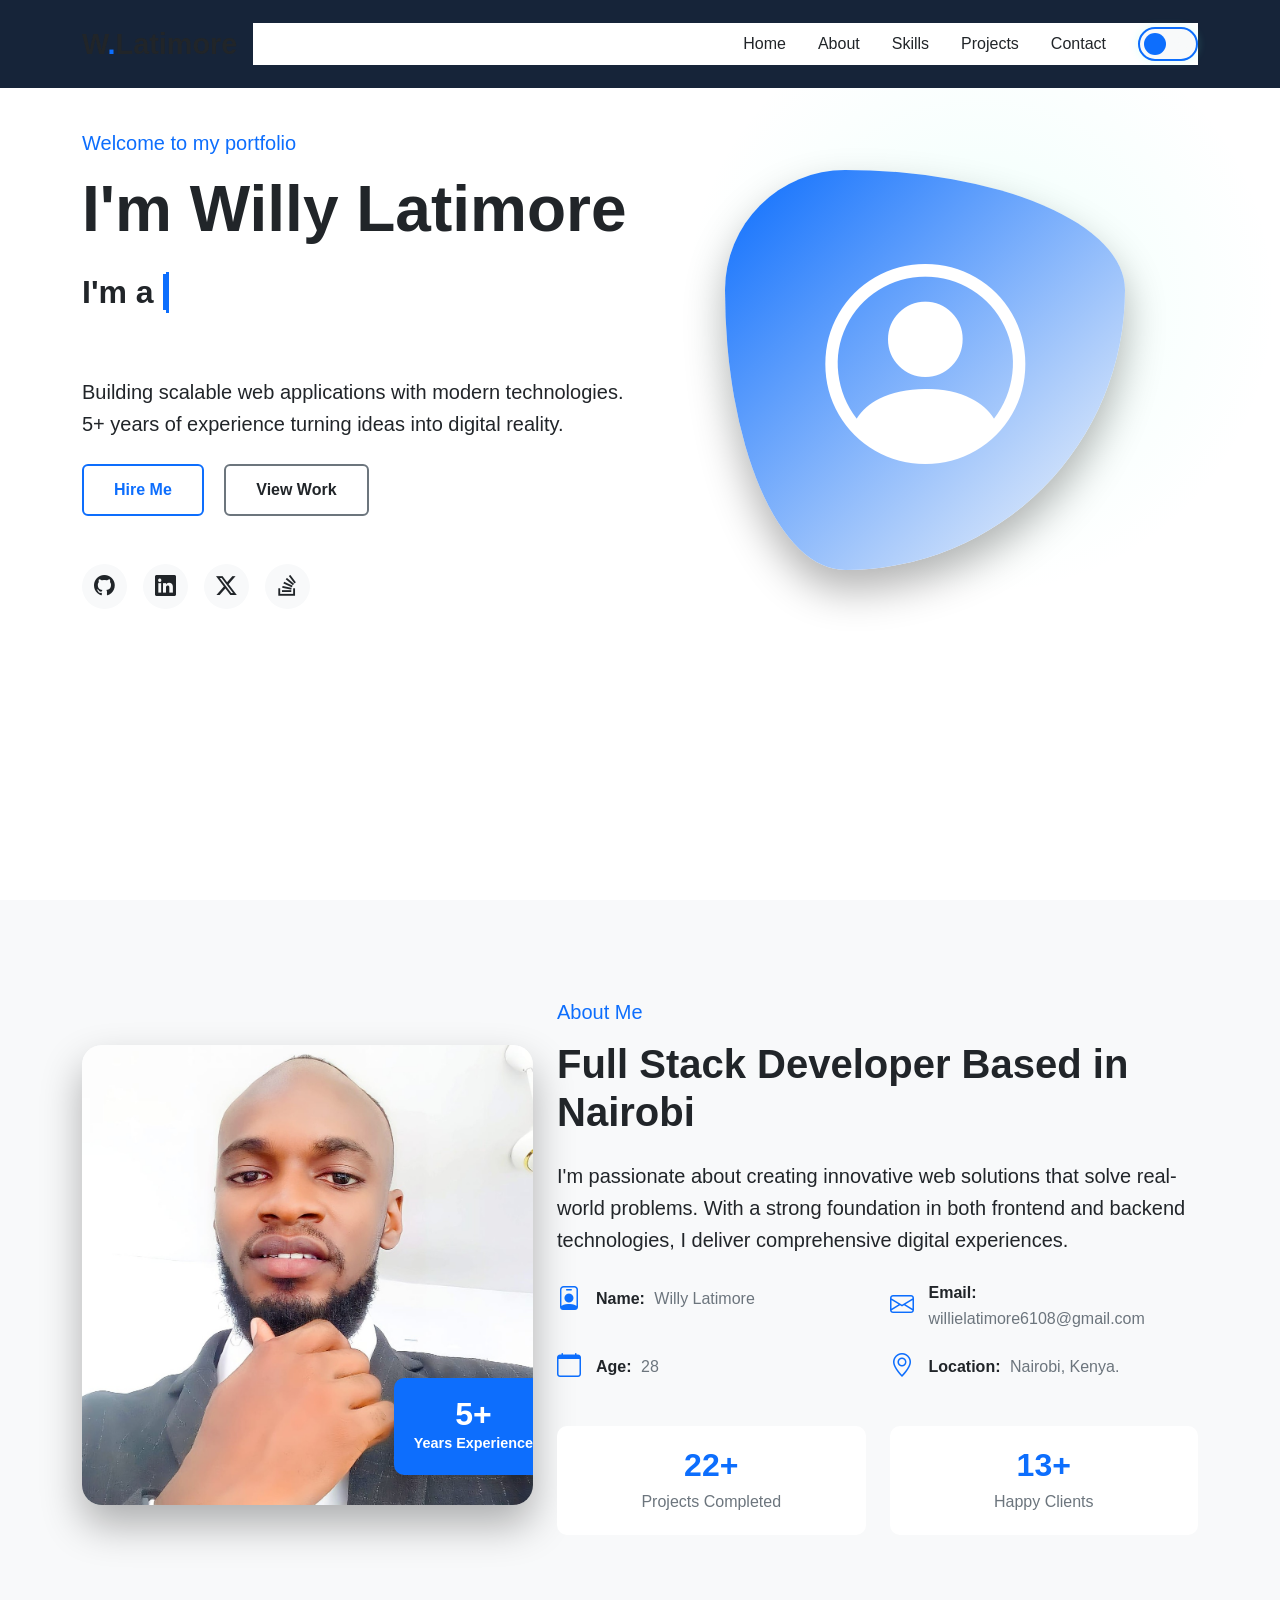
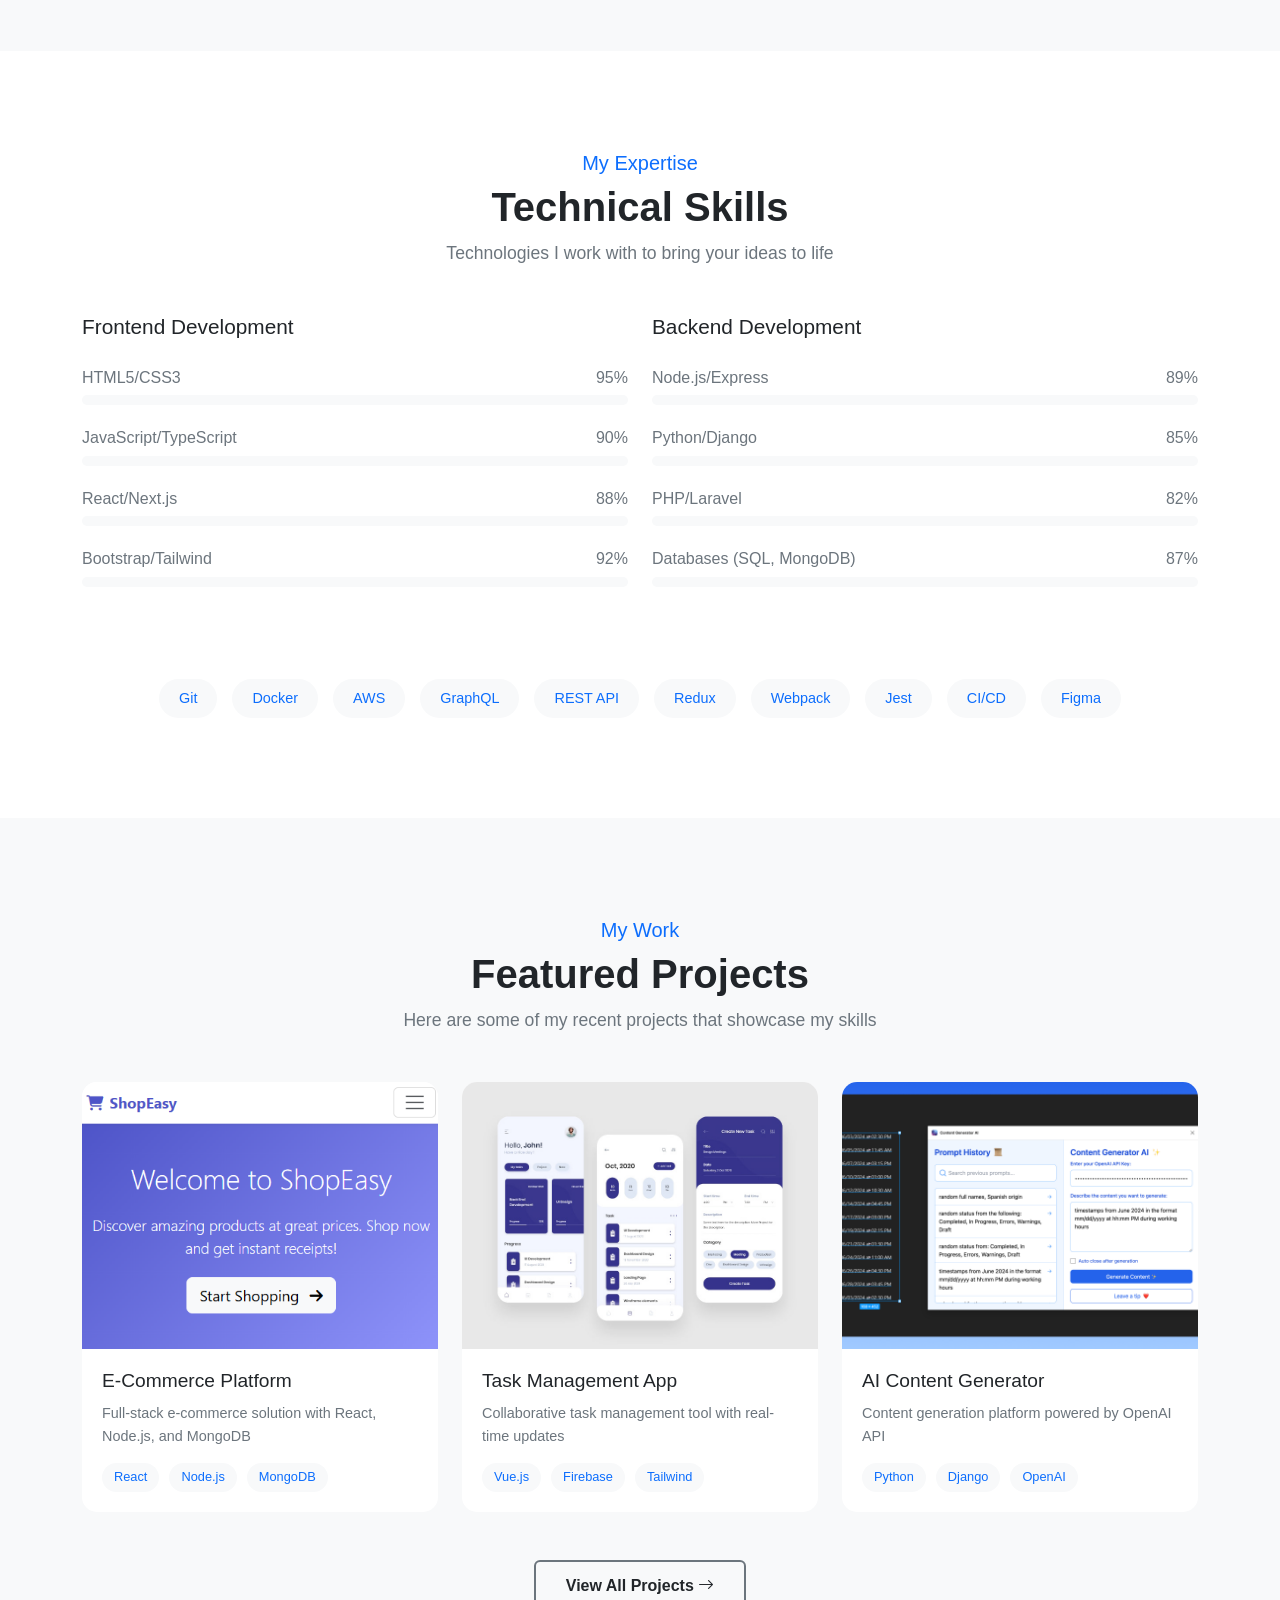
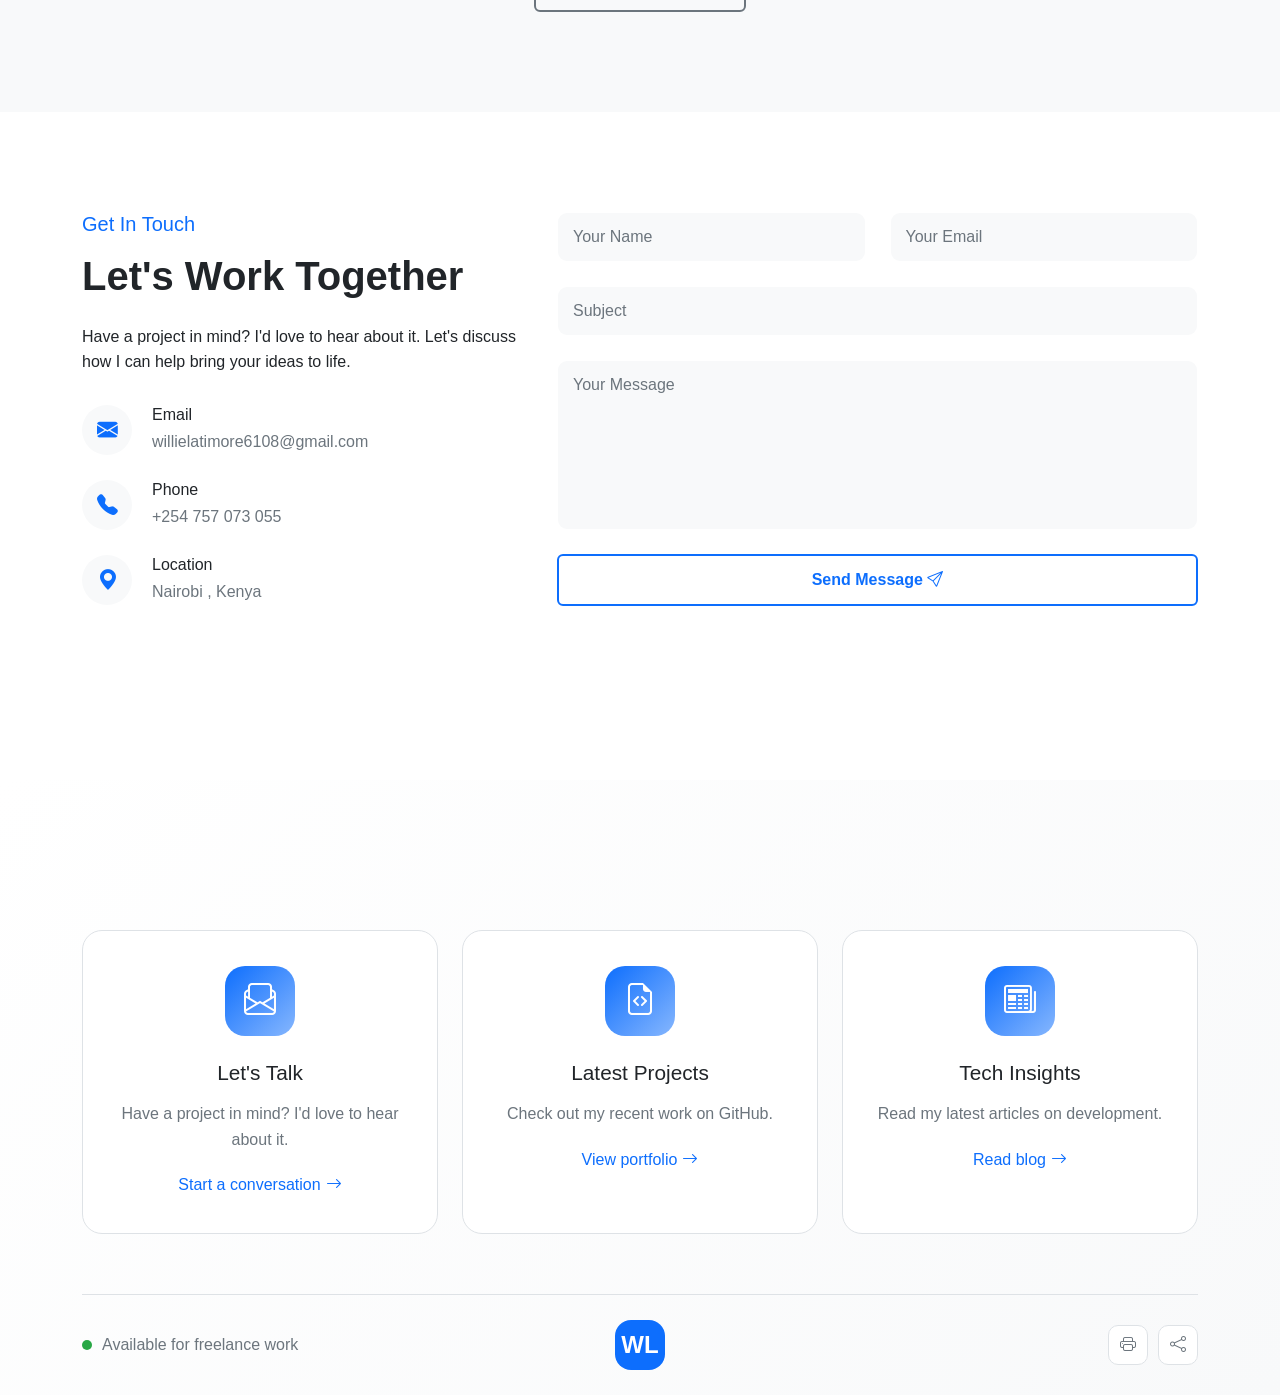
<file: index.html>
<!DOCTYPE html>
<html lang="en">
<head>
    <meta charset="UTF-8">
    <meta name="viewport" content="width=device-width, initial-scale=1.0">
    <title>Willy Latimore - Full Stack Developer</title>
    
    <!-- Bootstrap CSS -->
    <link href="https://cdn.jsdelivr.net/npm/bootstrap@5.3.0/dist/css/bootstrap.min.css" rel="stylesheet">
    <!-- Bootstrap Icons -->
    <link rel="stylesheet" href="https://cdn.jsdelivr.net/npm/bootstrap-icons@1.11.0/font/bootstrap-icons.css">
    <!-- AOS Animation Library -->
    <link href="https://unpkg.com/aos@2.3.1/dist/aos.css" rel="stylesheet">
    <!-- External CSS -->
    <link rel="stylesheet" href="styles.css">
</head>
<body>
    <!-- Navigation -->
    <nav class="navbar navbar-expand-lg navbar-dark fixed-top">
        <div class="container">
            <a class="navbar-brand" href="#">W<span class="text-accent">.</span>Latimore</a>
            <button class="navbar-toggler" type="button" data-bs-toggle="collapse" data-bs-target="#navbarNav">
                <span class="navbar-toggler-icon"></span>
            </button>
            <div class="collapse navbar-collapse" id="navbarNav">
                <ul class="navbar-nav ms-auto">
                    <li class="nav-item">
                        <a class="nav-link" href="#home">Home</a>
                    </li>
                    <li class="nav-item">
                        <a class="nav-link" href="#about">About</a>
                    </li>
                    <li class="nav-item">
                        <a class="nav-link" href="#skills">Skills</a>
                    </li>
                    <li class="nav-item">
                        <a class="nav-link" href="#projects">Projects</a>
                    </li>
                    <li class="nav-item">
                        <a class="nav-link" href="#contact">Contact</a>
                    </li>
                </ul>
                <div class="theme-switch-wrapper ms-lg-3 mt-3 mt-lg-0">
    <label class="theme-switch" for="checkbox">
        <input type="checkbox" id="checkbox" />
        <div class="slider round">
            <i class="bi bi-sun-fill sun-icon"></i>
            <i class="bi bi-moon-fill moon-icon"></i>
        </div>
    </label>
</div>
            </div>
        </div>
    </nav>

    <!-- Hero Section -->
    <section id="home" class="hero-section">
        <div class="container h-100">
            <div class="row h-100 align-items-center">
                <div class="col-lg-6" data-aos="fade-right">
                    <h5 class="text-accent mb-3">Welcome to my portfolio</h5>
                    <h1 class="display-3 fw-bold mb-4">I'm Willy Latimore</h1>
                    <div class="typing-container mb-4">
                        <span class="static-text">I'm a </span>
                        <span class="typed-text"></span>
                        <span class="cursor">&nbsp;</span>
                    </div>
                    <p class="lead mb-4">Building scalable web applications with modern technologies. 5+ years of experience turning ideas into digital reality.</p>
                    <div class="hero-buttons">
                        <a href="#contact" class="btn btn-accent me-3">Hire Me</a>
                        <a href="#projects" class="btn btn-outline-accent">View Work</a>
                    </div>
                    <div class="social-links mt-5">
                        <a href="https://github.com/willielatimore" class="social-link"><i class="bi bi-github"></i></a>
                        <a href="https://www.linkedin.com/in/young-og-chronicles-919229327/" class="social-link"><i class="bi bi-linkedin"></i></a>
                        <a href="https://x.com/youngOG254" class="social-link"><i class="bi bi-twitter-x"></i></a>
                        <a href="https://stackoverflow.com/users/23653854/young-og-chronicles" class="social-link"><i class="bi bi-stack-overflow"></i></a>
                    </div>
                </div>
                <div class="col-lg-6" data-aos="fade-left">
                    <div class="hero-image-wrapper">
                        <div class="hero-image">
                            <!-- Placeholder for profile image -->
                            <i class="bi bi-person-circle"></i>
                        </div>
                    </div>
                </div>
            </div>
        </div>
    </section>

    <!-- About Section -->
    <section id="about" class="about-section">
        <div class="container">
            <div class="row align-items-center">
                <div class="col-lg-5 mb-4 mb-lg-0" data-aos="fade-right">
                    <div class="about-image">
                        <img src="Images/1.jpeg" alt="Willy Latimore" class="img-fluid rounded-4">
                        <div class="experience-badge">
                            <span class="years">5+</span>
                            <span class="text">Years Experience</span>
                        </div>
                    </div>
                </div>
                <div class="col-lg-7" data-aos="fade-left">
                    <h5 class="text-accent mb-3">About Me</h5>
                    <h2 class="section-title mb-4">Full Stack Developer Based in Nairobi</h2>
                    <p class="lead mb-4">I'm passionate about creating innovative web solutions that solve real-world problems. With a strong foundation in both frontend and backend technologies, I deliver comprehensive digital experiences.</p>
                    
                    <div class="row mb-4">
                        <div class="col-sm-6 mb-3">
                            <div class="info-item">
                                <i class="bi bi-person-badge"></i>
                                <div>
                                    <strong>Name:</strong>
                                    <span>Willy Latimore</span>
                                </div>
                            </div>
                        </div>
                        <div class="col-sm-6 mb-3">
                            <div class="info-item">
                                <i class="bi bi-envelope"></i>
                                <div>
                                    <strong>Email:</strong>
                                    <span>willielatimore6108@gmail.com</span>
                                </div>
                            </div>
                        </div>
                        <div class="col-sm-6 mb-3">
                            <div class="info-item">
                                <i class="bi bi-calendar"></i>
                                <div>
                                    <strong>Age:</strong>
                                    <span>28</span>
                                </div>
                            </div>
                        </div>
                        <div class="col-sm-6 mb-3">
                            <div class="info-item">
                                <i class="bi bi-geo-alt"></i>
                                <div>
                                    <strong>Location:</strong>
                                    <span>Nairobi, Kenya.</span>
                                </div>
                            </div>
                        </div>
                    </div>
                    
                    <div class="row">
                        <div class="col-md-6 mb-3">
                            <div class="stat-box">
                                <h3>50+</h3>
                                <p>Projects Completed</p>
                            </div>
                        </div>
                        <div class="col-md-6 mb-3">
                            <div class="stat-box">
                                <h3>30+</h3>
                                <p>Happy Clients</p>
                            </div>
                        </div>
                    </div>
                </div>
            </div>
        </div>
    </section>

    <!-- Skills Section -->
    <section id="skills" class="skills-section">
        <div class="container">
            <div class="text-center mb-5" data-aos="fade-up">
                <h5 class="text-accent">My Expertise</h5>
                <h2 class="section-title">Technical Skills</h2>
                <p class="section-subtitle">Technologies I work with to bring your ideas to life</p>
            </div>
            
            <div class="row">
                <div class="col-lg-6 mb-4" data-aos="fade-right">
                    <h4 class="skill-category">Frontend Development</h4>
                    <div class="skill-item">
                        <div class="skill-info">
                            <span>HTML5/CSS3</span>
                            <span>95%</span>
                        </div>
                        <div class="progress">
                            <div class="progress-bar" style="width: 95%"></div>
                        </div>
                    </div>
                    <div class="skill-item">
                        <div class="skill-info">
                            <span>JavaScript/TypeScript</span>
                            <span>90%</span>
                        </div>
                        <div class="progress">
                            <div class="progress-bar" style="width: 90%"></div>
                        </div>
                    </div>
                    <div class="skill-item">
                        <div class="skill-info">
                            <span>React/Next.js</span>
                            <span>88%</span>
                        </div>
                        <div class="progress">
                            <div class="progress-bar" style="width: 88%"></div>
                        </div>
                    </div>
                    <div class="skill-item">
                        <div class="skill-info">
                            <span>Bootstrap/Tailwind</span>
                            <span>92%</span>
                        </div>
                        <div class="progress">
                            <div class="progress-bar" style="width: 92%"></div>
                        </div>
                    </div>
                </div>
                
                <div class="col-lg-6 mb-4" data-aos="fade-left">
                    <h4 class="skill-category">Backend Development</h4>
                    <div class="skill-item">
                        <div class="skill-info">
                            <span>Node.js/Express</span>
                            <span>89%</span>
                        </div>
                        <div class="progress">
                            <div class="progress-bar" style="width: 89%"></div>
                        </div>
                    </div>
                    <div class="skill-item">
                        <div class="skill-info">
                            <span>Python/Django</span>
                            <span>85%</span>
                        </div>
                        <div class="progress">
                            <div class="progress-bar" style="width: 85%"></div>
                        </div>
                    </div>
                    <div class="skill-item">
                        <div class="skill-info">
                            <span>PHP/Laravel</span>
                            <span>82%</span>
                        </div>
                        <div class="progress">
                            <div class="progress-bar" style="width: 82%"></div>
                        </div>
                    </div>
                    <div class="skill-item">
                        <div class="skill-info">
                            <span>Databases (SQL, MongoDB)</span>
                            <span>87%</span>
                        </div>
                        <div class="progress">
                            <div class="progress-bar" style="width: 87%"></div>
                        </div>
                    </div>
                </div>
            </div>
            
            <!-- Additional Skills Tags -->
            <div class="tech-stack mt-5" data-aos="fade-up">
                <span class="tech-tag">Git</span>
                <span class="tech-tag">Docker</span>
                <span class="tech-tag">AWS</span>
                <span class="tech-tag">GraphQL</span>
                <span class="tech-tag">REST API</span>
                <span class="tech-tag">Redux</span>
                <span class="tech-tag">Webpack</span>
                <span class="tech-tag">Jest</span>
                <span class="tech-tag">CI/CD</span>
                <span class="tech-tag">Figma</span>
            </div>
        </div>
    </section>

    <!-- Projects Section -->
    <section id="projects" class="projects-section">
        <div class="container">
            <div class="text-center mb-5" data-aos="fade-up">
                <h5 class="text-accent">My Work</h5>
                <h2 class="section-title">Featured Projects</h2>
                <p class="section-subtitle">Here are some of my recent projects that showcase my skills</p>
            </div>
            
            <div class="row">
                <!-- Project 1 -->
                <div class="col-lg-4 col-md-6 mb-4" data-aos="zoom-in">
                    <div class="project-card">
                        <div class="project-image">
                            <img src="Images/E commerce.png" alt="Project 1" class="img-fluid">
                            <div class="project-overlay">
                                <div class="project-links">
                                    <a href="#" class="project-link"><i class="bi bi-github"></i></a>
                                    <a href="#" class="project-link"><i class="bi bi-box-arrow-up-right"></i></a>
                                </div>
                            </div>
                        </div>
                        <div class="project-info">
                            <h4>E-Commerce Platform</h4>
                            <p>Full-stack e-commerce solution with React, Node.js, and MongoDB</p>
                            <div class="project-tech">
                                <span>React</span>
                                <span>Node.js</span>
                                <span>MongoDB</span>
                            </div>
                        </div>
                    </div>
                </div>
                
                <!-- Project 2 -->
                <div class="col-lg-4 col-md-6 mb-4" data-aos="zoom-in" data-aos-delay="100">
                    <div class="project-card">
                        <div class="project-image">
                            <img src="Images/Task management.jpg" alt="Project 2" class="img-fluid">
                            <div class="project-overlay">
                                <div class="project-links">
                                    <a href="#" class="project-link"><i class="bi bi-github"></i></a>
                                    <a href="#" class="project-link"><i class="bi bi-box-arrow-up-right"></i></a>
                                </div>
                            </div>
                        </div>
                        <div class="project-info">
                            <h4>Task Management App</h4>
                            <p>Collaborative task management tool with real-time updates</p>
                            <div class="project-tech">
                                <span>Vue.js</span>
                                <span>Firebase</span>
                                <span>Tailwind</span>
                            </div>
                        </div>
                    </div>
                </div>
                
                <!-- Project 3 -->
                <div class="col-lg-4 col-md-6 mb-4" data-aos="zoom-in" data-aos-delay="200">
                    <div class="project-card">
                        <div class="project-image">
                            <img src="Images/ai content.png" alt="Project 3" class="img-fluid">
                            <div class="project-overlay">
                                <div class="project-links">
                                    <a href="#" class="project-link"><i class="bi bi-github"></i></a>
                                    <a href="#" class="project-link"><i class="bi bi-box-arrow-up-right"></i></a>
                                </div>
                            </div>
                        </div>
                        <div class="project-info">
                            <h4>AI Content Generator</h4>
                            <p>Content generation platform powered by OpenAI API</p>
                            <div class="project-tech">
                                <span>Python</span>
                                <span>Django</span>
                                <span>OpenAI</span>
                            </div>
                        </div>
                    </div>
                </div>
            </div>
            
            <div class="text-center mt-4" data-aos="fade-up">
                <a href="#" class="btn btn-outline-accent">View All Projects <i class="bi bi-arrow-right"></i></a>
            </div>
        </div>
    </section>

    <!-- Contact Section -->
    <section id="contact" class="contact-section">
        <div class="container">
            <div class="row">
                <div class="col-lg-5 mb-5 mb-lg-0" data-aos="fade-right">
                    <h5 class="text-accent mb-3">Get In Touch</h5>
                    <h2 class="section-title mb-4">Let's Work Together</h2>
                    <p class="mb-4">Have a project in mind? I'd love to hear about it. Let's discuss how I can help bring your ideas to life.</p>
                    
                    <div class="contact-info">
                        <div class="contact-item">
                            <i class="bi bi-envelope-fill"></i>
                            <div>
                                <h6>Email</h6>
                                <p>willielatimore6108@gmail.com</p>
                            </div>
                        </div>
                        <div class="contact-item">
                            <i class="bi bi-telephone-fill"></i>
                            <div>
                                <h6>Phone</h6>
                                <p>+254 757 073 055</p>
                            </div>
                        </div>
                        <div class="contact-item">
                            <i class="bi bi-geo-alt-fill"></i>
                            <div>
                                <h6>Location</h6>
                                <p>Nairobi , Kenya</p>
                            </div>
                        </div>
                    </div>
                </div>
                
                <div class="col-lg-7" data-aos="fade-left">
                    <form class="contact-form" id="contactForm">
                        <div class="row">
                            <div class="col-md-6 mb-4">
                                <input type="text" class="form-control" placeholder="Your Name" required>
                            </div>
                            <div class="col-md-6 mb-4">
                                <input type="email" class="form-control" placeholder="Your Email" required>
                            </div>
                            <div class="col-12 mb-4">
                                <input type="text" class="form-control" placeholder="Subject">
                            </div>
                            <div class="col-12 mb-4">
                                <textarea class="form-control" rows="6" placeholder="Your Message" required></textarea>
                            </div>
                            <div class="col-12">
                                <button type="submit" class="btn btn-accent w-100">Send Message <i class="bi bi-send"></i></button>
                            </div>
                        </div>
                    </form>
                </div>
            </div>
        </div>
    </section>

    <!-- Footer -->
<footer class="footer-interactive">
    <div class="footer-waves">
        <svg class="waves" xmlns="http://www.w3.org/2000/svg" viewBox="0 0 1440 320">
            <path fill="currentColor" fill-opacity="1" d="M0,96L48,112C96,128,192,160,288,160C384,160,480,128,576,122.7C672,117,768,139,864,154.7C960,171,1056,181,1152,170.7C1248,160,1344,128,1392,112L1440,96L1440,320L1392,320C1344,320,1248,320,1152,320C1056,320,960,320,864,320C768,320,672,320,576,320C480,320,384,320,288,320C192,320,96,320,48,320L0,320Z"></path>
        </svg>
    </div>

    <div class="container">
        <!-- Footer Cards -->
        <div class="footer-cards">
            <div class="row g-4">
                <div class="col-lg-4 col-md-6" data-aos="flip-up" data-aos-delay="100">
                    <a href="contact.html" class="footer-card-link">
                        <div class="footer-card">
                            <div class="card-icon">
                                <i class="bi bi-envelope-paper"></i>
                            </div>
                            <h4>Let's Talk</h4>
                            <p>Have a project in mind? I'd love to hear about it.</p>
                            <span class="card-link">
                                Start a conversation <i class="bi bi-arrow-right"></i>
                            </span>
                        </div>
                    </a>
                </div>
                
                <div class="col-lg-4 col-md-6" data-aos="flip-up" data-aos-delay="200">
                    <a href="portfolio.html" class="footer-card-link">
                        <div class="footer-card">
                            <div class="card-icon">
                                <i class="bi bi-file-earmark-code"></i>
                            </div>
                            <h4>Latest Projects</h4>
                            <p>Check out my recent work on GitHub.</p>
                            <span class="card-link">
                                View portfolio <i class="bi bi-arrow-right"></i>
                            </span>
                        </div>
                    </a>
                </div>
                
                <div class="col-lg-4 col-md-12" data-aos="flip-up" data-aos-delay="300">
                    <a href="blog.html" class="footer-card-link">
                        <div class="footer-card">
                            <div class="card-icon">
                                <i class="bi bi-newspaper"></i>
                            </div>
                            <h4>Tech Insights</h4>
                            <p>Read my latest articles on development.</p>
                            <span class="card-link">
                                Read blog <i class="bi bi-arrow-right"></i>
                            </span>
                        </div>
                    </a>
                </div>
            </div>
        </div>

        <!-- Footer Bottom Bar -->
        <div class="footer-bar" data-aos="fade-up">
            <div class="row align-items-center">
                <div class="col-md-4">
                    <div class="footer-availability">
                        <span class="status-dot"></span>
                        <span>Available for freelance work</span>
                    </div>
                </div>
                <div class="col-md-4 text-center">
                    <a href="#home" class="footer-logo-interactive">
                        <span class="logo-text">WL</span>
                    </a>
                </div>
                <div class="col-md-4 text-md-end">
                    <div class="footer-actions">
                        <button class="action-btn" onclick="window.print()">
                            <i class="bi bi-printer"></i>
                        </button>
                        <button class="action-btn" id="sharePortfolio">
                            <i class="bi bi-share"></i>
                        </button>
                    </div>
                </div>
            </div>
        </div>
    </div>
</footer>

    <!-- Bootstrap JS -->
    <script src="https://cdn.jsdelivr.net/npm/bootstrap@5.3.0/dist/js/bootstrap.bundle.min.js"></script>
    <!-- AOS Animation Library -->
    <script src="https://unpkg.com/aos@2.3.1/dist/aos.js"></script>
    <!-- External JavaScript -->
    <script src="index.js"></script>
</body>
</html>
</file>
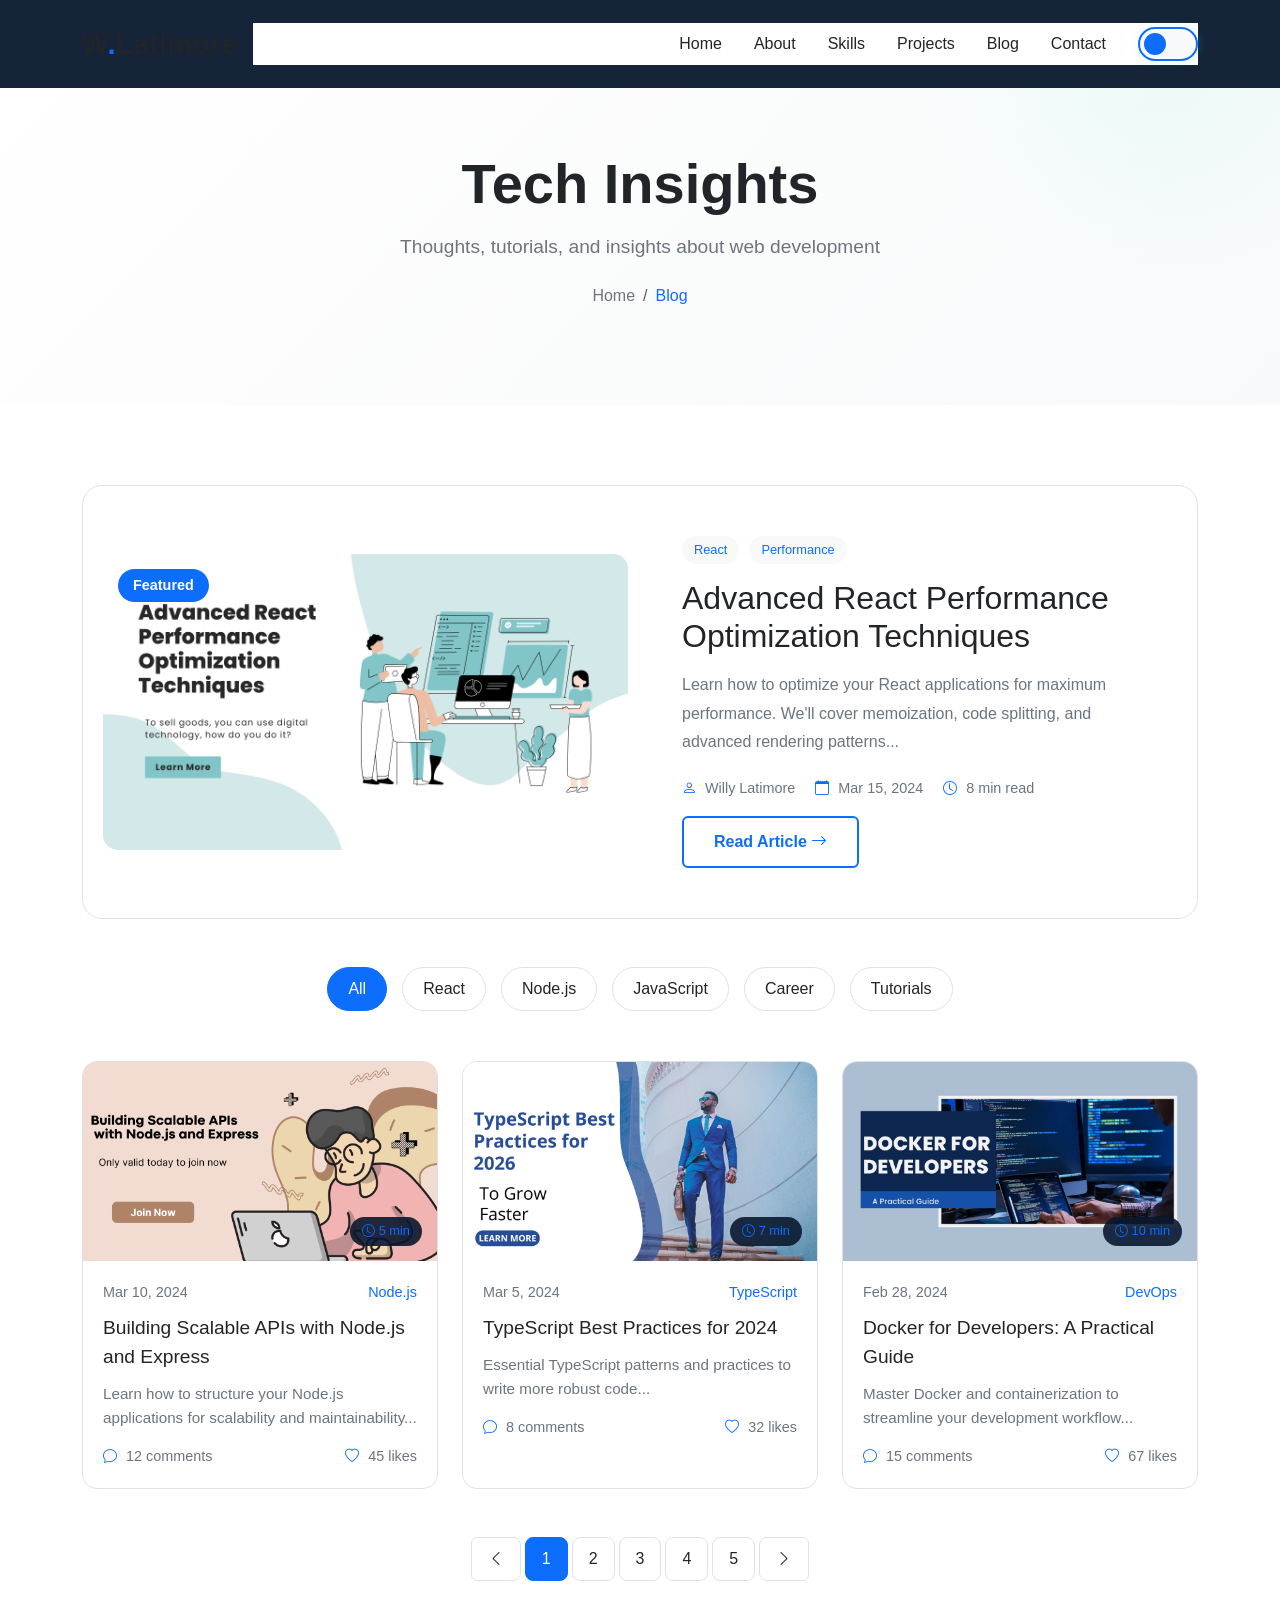
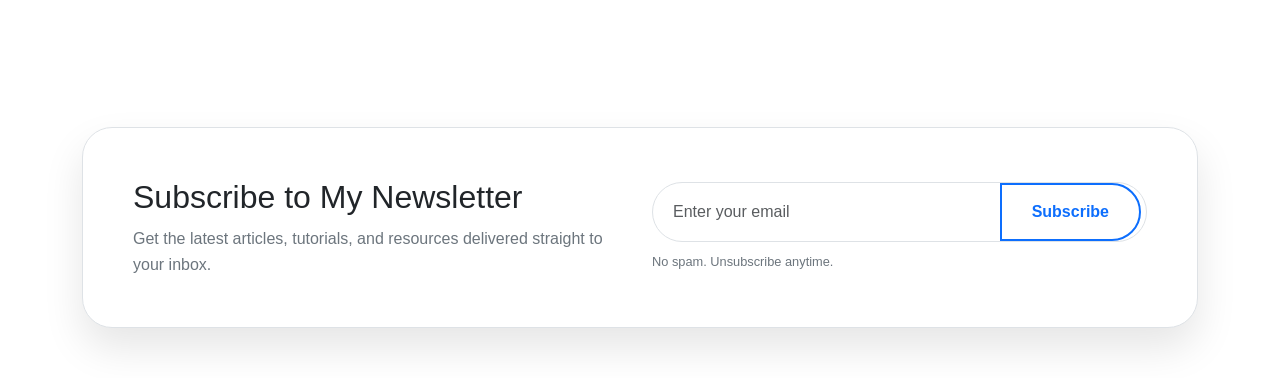
<file: blog.html>
<!DOCTYPE html>
<html lang="en">
<head>
    <meta charset="UTF-8">
    <meta name="viewport" content="width=device-width, initial-scale=1.0">
    <title>Tech Insights - Willy Latimore</title>
    
    <!-- Bootstrap CSS -->
    <link href="https://cdn.jsdelivr.net/npm/bootstrap@5.3.0/dist/css/bootstrap.min.css" rel="stylesheet">
    <!-- Bootstrap Icons -->
    <link rel="stylesheet" href="https://cdn.jsdelivr.net/npm/bootstrap-icons@1.11.0/font/bootstrap-icons.css">
    <!-- AOS Animation Library -->
    <link href="https://unpkg.com/aos@2.3.1/dist/aos.css" rel="stylesheet">
    <!-- External CSS -->
    <link rel="stylesheet" href="styles.css">
    <link rel="stylesheet" href="pages.css">
</head>
<body>
    <!-- Navigation -->
    <nav class="navbar navbar-expand-lg navbar-dark fixed-top">
        <div class="container">
            <a class="navbar-brand" href="index.html">W<span class="text-accent">.</span>Latimore</a>
            <button class="navbar-toggler" type="button" data-bs-toggle="collapse" data-bs-target="#navbarNav">
                <span class="navbar-toggler-icon"></span>
            </button>
            <div class="collapse navbar-collapse" id="navbarNav">
                <ul class="navbar-nav ms-auto">
                    <li class="nav-item">
                        <a class="nav-link" href="index.html#home">Home</a>
                    </li>
                    <li class="nav-item">
                        <a class="nav-link" href="index.html#about">About</a>
                    </li>
                    <li class="nav-item">
                        <a class="nav-link" href="index.html#skills">Skills</a>
                    </li>
                    <li class="nav-item">
                        <a class="nav-link" href="portfolio.html">Projects</a>
                    </li>
                    <li class="nav-item">
                        <a class="nav-link active" href="blog.html">Blog</a>
                    </li>
                    <li class="nav-item">
                        <a class="nav-link" href="contact.html">Contact</a>
                    </li>
                </ul>
                <div class="theme-switch-wrapper ms-lg-3 mt-3 mt-lg-0">
                    <label class="theme-switch" for="checkbox">
                        <input type="checkbox" id="checkbox" />
                        <div class="slider round">
                            <i class="bi bi-sun-fill sun-icon"></i>
                            <i class="bi bi-moon-fill moon-icon"></i>
                        </div>
                    </label>
                </div>
            </div>
        </div>
    </nav>

    <!-- Page Header -->
    <section class="page-header">
        <div class="container">
            <div class="row">
                <div class="col-12 text-center" data-aos="fade-up">
                    <h1 class="page-title">Tech Insights</h1>
                    <p class="page-subtitle">Thoughts, tutorials, and insights about web development</p>
                    <nav aria-label="breadcrumb">
                        <ol class="breadcrumb justify-content-center">
                            <li class="breadcrumb-item"><a href="index.html">Home</a></li>
                            <li class="breadcrumb-item active" aria-current="page">Blog</li>
                        </ol>
                    </nav>
                </div>
            </div>
        </div>
    </section>

    <!-- Blog Section -->
    <section class="blog-page-section">
        <div class="container">
            <!-- Featured Post -->
            <div class="featured-post mb-5" data-aos="fade-up">
                <div class="row align-items-center">
                    <div class="col-lg-6">
                        <div class="featured-image">
                            <img src="Images/Advanced React Performance Optimization Techniques.png" alt="Featured post" class="img-fluid">
                            <span class="featured-badge">Featured</span>
                        </div>
                    </div>
                    <div class="col-lg-6">
                        <div class="featured-content">
                            <div class="post-categories">
                                <span class="category">React</span>
                                <span class="category">Performance</span>
                            </div>
                            <h2>Advanced React Performance Optimization Techniques</h2>
                            <p class="post-excerpt">Learn how to optimize your React applications for maximum performance. We'll cover memoization, code splitting, and advanced rendering patterns...</p>
                            <div class="post-meta">
                                <span><i class="bi bi-person"></i> Willy Latimore</span>
                                <span><i class="bi bi-calendar"></i> Mar 15, 2024</span>
                                <span><i class="bi bi-clock"></i> 8 min read</span>
                            </div>
                            <a href="#" class="btn btn-accent mt-3">Read Article <i class="bi bi-arrow-right"></i></a>
                        </div>
                    </div>
                </div>
            </div>

            <!-- Blog Categories -->
            <div class="blog-categories" data-aos="fade-up">
                <button class="category-btn active">All</button>
                <button class="category-btn">React</button>
                <button class="category-btn">Node.js</button>
                <button class="category-btn">JavaScript</button>
                <button class="category-btn">Career</button>
                <button class="category-btn">Tutorials</button>
            </div>

            <!-- Blog Grid -->
            <div class="row g-4">
                <!-- Post 1 -->
                <div class="col-lg-4 col-md-6" data-aos="fade-up">
                    <article class="blog-card">
                        <div class="blog-image">
                            <img src="Images/building.png" alt="Blog post">
                            <span class="reading-time"><i class="bi bi-clock"></i> 5 min</span>
                        </div>
                        <div class="blog-content">
                            <div class="blog-meta-top">
                                <span class="blog-date">Mar 10, 2024</span>
                                <span class="blog-category">Node.js</span>
                            </div>
                            <h3><a href="#">Building Scalable APIs with Node.js and Express</a></h3>
                            <p>Learn how to structure your Node.js applications for scalability and maintainability...</p>
                            <div class="blog-footer">
                                <span class="comments"><i class="bi bi-chat"></i> 12 comments</span>
                                <span class="likes"><i class="bi bi-heart"></i> 45 likes</span>
                            </div>
                        </div>
                    </article>
                </div>

                <!-- Post 2 -->
                <div class="col-lg-4 col-md-6" data-aos="fade-up" data-aos-delay="100">
                    <article class="blog-card">
                        <div class="blog-image">
                            <img src="Images/Typescript.png" alt="Blog post">
                            <span class="reading-time"><i class="bi bi-clock"></i> 7 min</span>
                        </div>
                        <div class="blog-content">
                            <div class="blog-meta-top">
                                <span class="blog-date">Mar 5, 2024</span>
                                <span class="blog-category">TypeScript</span>
                            </div>
                            <h3><a href="#">TypeScript Best Practices for 2024</a></h3>
                            <p>Essential TypeScript patterns and practices to write more robust code...</p>
                            <div class="blog-footer">
                                <span class="comments"><i class="bi bi-chat"></i> 8 comments</span>
                                <span class="likes"><i class="bi bi-heart"></i> 32 likes</span>
                            </div>
                        </div>
                    </article>
                </div>

                <!-- Post 3 -->
                <div class="col-lg-4 col-md-6" data-aos="fade-up" data-aos-delay="200">
                    <article class="blog-card">
                        <div class="blog-image">
                            <img src="Images/Docker.png" alt="Blog post">
                            <span class="reading-time"><i class="bi bi-clock"></i> 10 min</span>
                        </div>
                        <div class="blog-content">
                            <div class="blog-meta-top">
                                <span class="blog-date">Feb 28, 2024</span>
                                <span class="blog-category">DevOps</span>
                            </div>
                            <h3><a href="#">Docker for Developers: A Practical Guide</a></h3>
                            <p>Master Docker and containerization to streamline your development workflow...</p>
                            <div class="blog-footer">
                                <span class="comments"><i class="bi bi-chat"></i> 15 comments</span>
                                <span class="likes"><i class="bi bi-heart"></i> 67 likes</span>
                            </div>
                        </div>
                    </article>
                </div>
            </div>

            <!-- Pagination -->
            <nav class="blog-pagination mt-5" data-aos="fade-up">
                <ul class="pagination justify-content-center">
                    <li class="page-item disabled">
                        <span class="page-link"><i class="bi bi-chevron-left"></i></span>
                    </li>
                    <li class="page-item active"><span class="page-link">1</span></li>
                    <li class="page-item"><a class="page-link" href="#">2</a></li>
                    <li class="page-item"><a class="page-link" href="#">3</a></li>
                    <li class="page-item"><a class="page-link" href="#">4</a></li>
                    <li class="page-item"><a class="page-link" href="#">5</a></li>
                    <li class="page-item">
                        <a class="page-link" href="#"><i class="bi bi-chevron-right"></i></a>
                    </li>
                </ul>
            </nav>
        </div>
    </section>

    <!-- Newsletter Section -->
    <section class="blog-newsletter">
        <div class="container">
            <div class="newsletter-box" data-aos="fade-up">
                <div class="row align-items-center">
                    <div class="col-lg-6">
                        <h3>Subscribe to My Newsletter</h3>
                        <p>Get the latest articles, tutorials, and resources delivered straight to your inbox.</p>
                    </div>
                    <div class="col-lg-6">
                        <form class="blog-newsletter-form">
                            <div class="input-group">
                                <input type="email" class="form-control" placeholder="Enter your email">
                                <button class="btn btn-accent" type="submit">Subscribe</button>
                            </div>
                            <small>No spam. Unsubscribe anytime.</small>
                        </form>
                    </div>
                </div>
            </div>
        </div>
    </section>

    <!-- Footer -->
    <footer class="footer-modern">
        <!-- ... -->
    </footer>

    <script src="https://cdn.jsdelivr.net/npm/bootstrap@5.3.0/dist/js/bootstrap.bundle.min.js"></script>
    <script src="https://unpkg.com/aos@2.3.1/dist/aos.js"></script>
    <script src="index.js"></script>
    <script src="blog.js"></script>
</body>
</html>
</file>
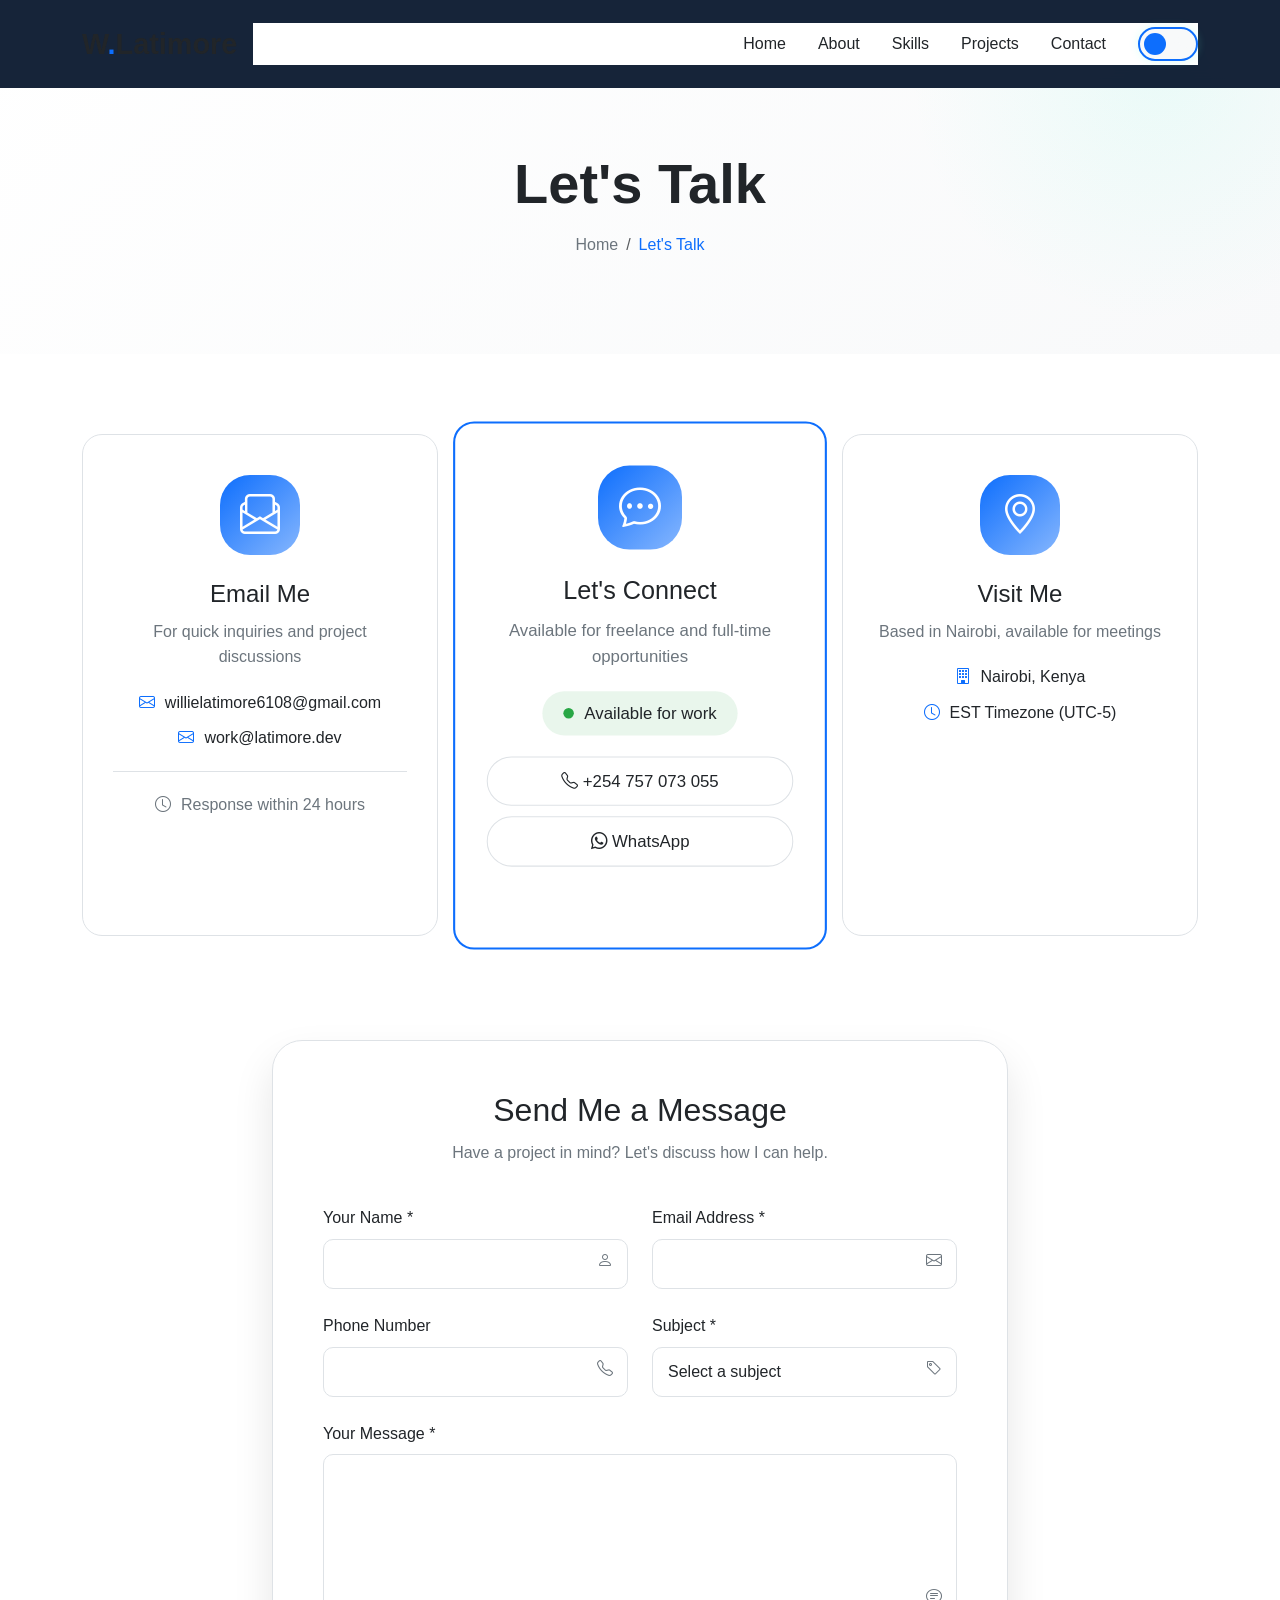
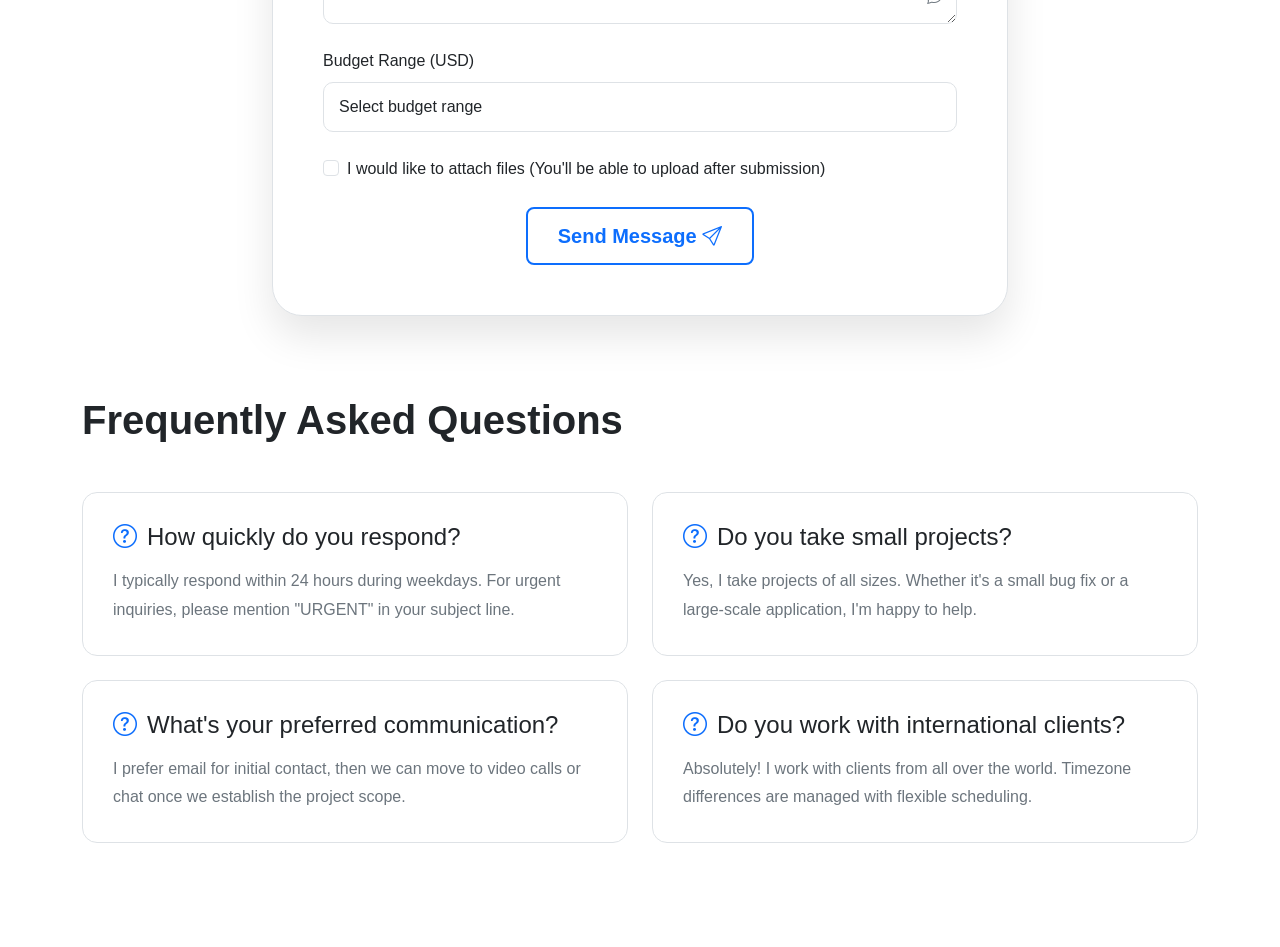
<file: contact.html>
<!DOCTYPE html>
<html lang="en">
<head>
    <meta charset="UTF-8">
    <meta name="viewport" content="width=device-width, initial-scale=1.0">
    <title>Let's Talk - Willy Latimore</title>
    
    <!-- Bootstrap CSS -->
    <link href="https://cdn.jsdelivr.net/npm/bootstrap@5.3.0/dist/css/bootstrap.min.css" rel="stylesheet">
    <!-- Bootstrap Icons -->
    <link rel="stylesheet" href="https://cdn.jsdelivr.net/npm/bootstrap-icons@1.11.0/font/bootstrap-icons.css">
    <!-- AOS Animation Library -->
    <link href="https://unpkg.com/aos@2.3.1/dist/aos.css" rel="stylesheet">
    <!-- External CSS -->
    <link rel="stylesheet" href="styles.css">
    <link rel="stylesheet" href="pages.css">
</head>
<body>
    <!-- Navigation -->
    <nav class="navbar navbar-expand-lg navbar-dark fixed-top">
        <div class="container">
            <a class="navbar-brand" href="index.html">W<span class="text-accent">.</span>Latimore</a>
            <button class="navbar-toggler" type="button" data-bs-toggle="collapse" data-bs-target="#navbarNav">
                <span class="navbar-toggler-icon"></span>
            </button>
            <div class="collapse navbar-collapse" id="navbarNav">
                <ul class="navbar-nav ms-auto">
                    <li class="nav-item">
                        <a class="nav-link" href="index.html#home">Home</a>
                    </li>
                    <li class="nav-item">
                        <a class="nav-link" href="index.html#about">About</a>
                    </li>
                    <li class="nav-item">
                        <a class="nav-link" href="index.html#skills">Skills</a>
                    </li>
                    <li class="nav-item">
                        <a class="nav-link" href="index.html#projects">Projects</a>
                    </li>
                    <li class="nav-item">
                        <a class="nav-link active" href="contact.html">Contact</a>
                    </li>
                </ul>
                <div class="theme-switch-wrapper ms-lg-3 mt-3 mt-lg-0">
                    <label class="theme-switch" for="checkbox">
                        <input type="checkbox" id="checkbox" />
                        <div class="slider round">
                            <i class="bi bi-sun-fill sun-icon"></i>
                            <i class="bi bi-moon-fill moon-icon"></i>
                        </div>
                    </label>
                </div>
            </div>
        </div>
    </nav>

    <!-- Page Header -->
    <section class="page-header">
        <div class="container">
            <div class="row">
                <div class="col-12 text-center" data-aos="fade-up">
                    <h1 class="page-title">Let's Talk</h1>
                    <nav aria-label="breadcrumb">
                        <ol class="breadcrumb justify-content-center">
                            <li class="breadcrumb-item"><a href="index.html">Home</a></li>
                            <li class="breadcrumb-item active" aria-current="page">Let's Talk</li>
                        </ol>
                    </nav>
                </div>
            </div>
        </div>
    </section>

    <!-- Contact Section -->
    <section class="contact-page-section">
        <div class="container">
            <div class="row">
                <!-- Contact Info Cards -->
                <div class="col-lg-4 mb-4" data-aos="fade-right">
                    <div class="contact-info-card">
                        <div class="contact-icon">
                            <i class="bi bi-envelope-paper"></i>
                        </div>
                        <h3>Email Me</h3>
                        <p>For quick inquiries and project discussions</p>
                        <div class="contact-detail">
                            <i class="bi bi-envelope"></i>
                            <span>willielatimore6108@gmail.com</span>
                        </div>
                        <div class="contact-detail">
                            <i class="bi bi-envelope"></i>
                            <span>work@latimore.dev</span>
                        </div>
                        <div class="response-time">
                            <i class="bi bi-clock"></i>
                            <span>Response within 24 hours</span>
                        </div>
                    </div>
                </div>

                <div class="col-lg-4 mb-4" data-aos="fade-up" data-aos-delay="100">
                    <div class="contact-info-card featured">
                        <div class="contact-icon">
                            <i class="bi bi-chat-dots"></i>
                        </div>
                        <h3>Let's Connect</h3>
                        <p>Available for freelance and full-time opportunities</p>
                        <div class="availability-badge">
                            <span class="status-dot"></span>
                            <span>Available for work</span>
                        </div>
                        <div class="quick-actions">
                            <a href="#" class="action-chip"><i class="bi bi-telephone"></i> +254 757 073 055</a>
                            <a href="https://wa.me/254757073055" class="action-chip"><i class="bi bi-whatsapp"></i> WhatsApp</a>
                        </div>
                    </div>
                </div>

                <div class="col-lg-4 mb-4" data-aos="fade-left" data-aos-delay="200">
                    <div class="contact-info-card">
                        <div class="contact-icon">
                            <i class="bi bi-geo-alt"></i>
                        </div>
                        <h3>Visit Me</h3>
                        <p>Based in Nairobi, available for meetings</p>
                        <div class="contact-detail">
                            <i class="bi bi-building"></i>
                            <span>Nairobi, Kenya</span>
                        </div>
                        <div class="contact-detail">
                            <i class="bi bi-clock"></i>
                            <span>EST Timezone (UTC-5)</span>
                        </div>
                        <div class="map-preview">
                            <iframe 
                                src="https://www.google.com/maps/embed?pb=!1m18!1m12!1m3!1d127641.17044270584!2d36.764995758769984!3d-1.3030359782409584!2m3!1f0!2f0!3f0!3m2!1i1024!2i768!4f13.1!3m3!1m2!1s0x182f1172d84d49a7%3A0xf7cf0254b297924c!2sNairobi%2C%20Kenya!5e0!3m2!1sen!2stz!4v1773480329476!5m2!1sen!2stz"> 
                                    width="600" 
                                    height="450" 
                                    style="border:0;" 
                                    allowfullscreen="" loading="lazy" 
                                    referrerpolicy="no-referrer-when-downgrade" 
                                
                            </iframe>
                        </div>
                    </div>
                </div>
            </div>

            <!-- Contact Form Section -->
            <div class="contact-form-wrapper" data-aos="fade-up">
                <div class="row justify-content-center">
                    <div class="col-lg-8">
                        <div class="contact-form-container">
                            <h2 class="form-title">Send Me a Message</h2>
                            <p class="form-subtitle">Have a project in mind? Let's discuss how I can help.</p>
                            
                            <form class="contact-page-form" id="contactPageForm">
                                <div class="row">
                                    <div class="col-md-6 mb-4">
                                        <div class="form-group">
                                            <label for="name">Your Name *</label>
                                            <input type="text" class="form-control" id="name" required>
                                            <i class="bi bi-person input-icon"></i>
                                        </div>
                                    </div>
                                    <div class="col-md-6 mb-4">
                                        <div class="form-group">
                                            <label for="email">Email Address *</label>
                                            <input type="email" class="form-control" id="email" required>
                                            <i class="bi bi-envelope input-icon"></i>
                                        </div>
                                    </div>
                                    <div class="col-md-6 mb-4">
                                        <div class="form-group">
                                            <label for="phone">Phone Number</label>
                                            <input type="tel" class="form-control" id="phone">
                                            <i class="bi bi-telephone input-icon"></i>
                                        </div>
                                    </div>
                                    <div class="col-md-6 mb-4">
                                        <div class="form-group">
                                            <label for="subject">Subject *</label>
                                            <select class="form-control" id="subject" required>
                                                <option value="" disabled selected>Select a subject</option>
                                                <option value="project">Project Inquiry</option>
                                                <option value="freelance">Freelance Opportunity</option>
                                                <option value="fulltime">Full-time Position</option>
                                                <option value="collaboration">Collaboration</option>
                                                <option value="other">Other</option>
                                            </select>
                                            <i class="bi bi-tag input-icon"></i>
                                        </div>
                                    </div>
                                    <div class="col-12 mb-4">
                                        <div class="form-group">
                                            <label for="message">Your Message *</label>
                                            <textarea class="form-control" id="message" rows="6" required></textarea>
                                            <i class="bi bi-chat-text input-icon"></i>
                                        </div>
                                    </div>
                                    <div class="col-12 mb-4">
                                        <div class="form-group">
                                            <label for="budget">Budget Range (USD)</label>
                                            <select class="form-control" id="budget">
                                                <option value="" disabled selected>Select budget range</option>
                                                <option value="5000">Less than $5,000</option>
                                                <option value="5000-10000">$5,000 - $10,000</option>
                                                <option value="10000-25000">$10,000 - $25,000</option>
                                                <option value="25000-50000">$25,000 - $50,000</option>
                                                <option value=">50000">$50,000+</option>
                                            </select>
                                        </div>
                                    </div>
                                    <div class="col-12 mb-4">
                                        <div class="form-check">
                                            <input class="form-check-input" type="checkbox" id="attachFile">
                                            <label class="form-check-label" for="attachFile">
                                                I would like to attach files (You'll be able to upload after submission)
                                            </label>
                                        </div>
                                    </div>
                                    <div class="col-12 text-center">
                                        <a href="" type="submit" class="btn btn-accent btn-lg">
                                            Send Message <i class="bi bi-send"></i>
                                        </a>
                                    </div>
                                </div>
                            </form>
                        </div>
                    </div>
                </div>
            </div>

            <!-- FAQ Section -->
            <div class="faq-section">
                <h2 class="section-title text-center mb-5" data-aos="fade-up">Frequently Asked Questions</h2>
                <div class="row">
                    <div class="col-lg-6 mb-4" data-aos="fade-right">
                        <div class="faq-item">
                            <h4><i class="bi bi-question-circle"></i> How quickly do you respond?</h4>
                            <p>I typically respond within 24 hours during weekdays. For urgent inquiries, please mention "URGENT" in your subject line.</p>
                        </div>
                    </div>
                    <div class="col-lg-6 mb-4" data-aos="fade-left">
                        <div class="faq-item">
                            <h4><i class="bi bi-question-circle"></i> Do you take small projects?</h4>
                            <p>Yes, I take projects of all sizes. Whether it's a small bug fix or a large-scale application, I'm happy to help.</p>
                        </div>
                    </div>
                    <div class="col-lg-6 mb-4" data-aos="fade-right">
                        <div class="faq-item">
                            <h4><i class="bi bi-question-circle"></i> What's your preferred communication?</h4>
                            <p>I prefer email for initial contact, then we can move to video calls or chat once we establish the project scope.</p>
                        </div>
                    </div>
                    <div class="col-lg-6 mb-4" data-aos="fade-left">
                        <div class="faq-item">
                            <h4><i class="bi bi-question-circle"></i> Do you work with international clients?</h4>
                            <p>Absolutely! I work with clients from all over the world. Timezone differences are managed with flexible scheduling.</p>
                        </div>
                    </div>
                </div>
            </div>
        </div>
    </section>

    <!-- Footer -->
    <footer class="footer-modern">
        <!-- ... (copy footer from index.html) ... -->
    </footer>

    <!-- Scripts -->
    <script src="https://cdn.jsdelivr.net/npm/bootstrap@5.3.0/dist/js/bootstrap.bundle.min.js"></script>
    <script src="https://unpkg.com/aos@2.3.1/dist/aos.js"></script>
    <script src="index.js"></script>
    <script src="contact.js"></script>
</body>
</html>
</file>
<file: styles.css>
/* Global Styles */
:root {
    --primary-color: #0a192f;
    --secondary-color: #172a45;
    --accent-color: #64ffda;
    --text-primary: #ccd6f6;
    --text-secondary: #8892b0;
    --dark-bg: #0a192f;
    --card-bg: #112240;
    --white: #e6f1ff;
}

* {
    margin: 0;
    padding: 0;
    box-sizing: border-box;
}

html {
    scroll-behavior: smooth;
}

body {
    font-family: 'Segoe UI', Tahoma, Geneva, Verdana, sans-serif;
    background-color: var(--primary-color);
    color: var(--text-primary);
    line-height: 1.6;
    overflow-x: hidden;
}


/* Update the root variables for both themes */
:root {
    /* Light theme (default) */
    --primary-color-light: #ffffff;
    --secondary-color-light: #f8f9fa;
    --accent-color-light: #0d6efd;
    --text-primary-light: #212529;
    --text-secondary-light: #6c757d;
    --card-bg-light: #ffffff;
    --border-color-light: #dee2e6;
    --shadow-light: rgba(0, 0, 0, 0.1);
    
    /* Dark theme */
    --primary-color-dark: #0a192f;
    --secondary-color-dark: #172a45;
    --accent-color-dark: #64ffda;
    --text-primary-dark: #ccd6f6;
    --text-secondary-dark: #8892b0;
    --card-bg-dark: #112240;
    --border-color-dark: #233554;
    --shadow-dark: rgba(0, 0, 0, 0.3);
    
    /* Default theme (light) */
    --primary-color: var(--primary-color-light);
    --secondary-color: var(--secondary-color-light);
    --accent-color: var(--accent-color-light);
    --text-primary: var(--text-primary-light);
    --text-secondary: var(--text-secondary-light);
    --card-bg: var(--card-bg-light);
    --border-color: var(--border-color-light);
    --shadow: var(--shadow-light);
    --white: #212529;
}

/* Dark theme class */
body.dark-theme {
    --primary-color: var(--primary-color-dark);
    --secondary-color: var(--secondary-color-dark);
    --accent-color: var(--accent-color-dark);
    --text-primary: var(--text-primary-dark);
    --text-secondary: var(--text-secondary-dark);
    --card-bg: var(--card-bg-dark);
    --border-color: var(--border-color-dark);
    --shadow: var(--shadow-dark);
    --white: #e6f1ff;
}

/* Theme Switch Styles */
.theme-switch-wrapper {
    display: flex;
    align-items: center;
}

.theme-switch {
    display: inline-block;
    height: 34px;
    position: relative;
    width: 60px;
}

.theme-switch input {
    display: none;
}

.slider {
    background-color: var(--secondary-color);
    bottom: 0;
    cursor: pointer;
    left: 0;
    position: absolute;
    right: 0;
    top: 0;
    transition: .4s;
    border: 2px solid var(--accent-color);
    box-shadow: 0 0 10px rgba(100, 255, 218, 0.2);
}

.slider:before {
    background-color: var(--accent-color);
    bottom: 4px;
    content: "";
    height: 22px;
    left: 4px;
    position: absolute;
    transition: .4s;
    width: 22px;
    z-index: 2;
}

input:checked + .slider {
    background-color: var(--secondary-color);
}

input:checked + .slider:before {
    transform: translateX(26px);
}

.slider.round {
    border-radius: 34px;
}

.slider.round:before {
    border-radius: 50%;
}

/* Icons inside slider */
.sun-icon, .moon-icon {
    position: absolute;
    top: 50%;
    transform: translateY(-50%);
    font-size: 14px;
    z-index: 1;
    transition: opacity 0.3s ease;
}

.sun-icon {
    left: 8px;
    color: #ffc107;
    opacity: 1;
}

.moon-icon {
    right: 8px;
    color: #f8f9fa;
    opacity: 0.5;
}

input:checked + .slider .sun-icon {
    opacity: 0.5;
}

input:checked + .slider .moon-icon {
    opacity: 1;
}

/* Dark theme specific adjustments */
body.dark-theme .navbar {
    background-color: rgba(10, 25, 47, 0.95);
}

body.dark-theme .card,
body.dark-theme .project-card,
body.dark-theme .stat-box,
body.dark-theme .contact-item i {
    background-color: var(--card-bg);
}

body.dark-theme .text-accent {
    color: var(--accent-color) !important;
}

body.dark-theme .btn-accent {
    border-color: var(--accent-color);
    color: var(--accent-color);
}

body.dark-theme .btn-outline-accent {
    border-color: var(--text-secondary);
    color: var(--text-primary);
}

/* Smooth theme transition */
body, 
.navbar,
.card,
.project-card,
.stat-box,
.contact-item i,
.btn,
.social-link,
.tech-tag {
    transition: background-color 0.3s ease, color 0.3s ease, border-color 0.3s ease, box-shadow 0.3s ease;
}

/* Update existing styles to use CSS variables */
body {
    background-color: var(--primary-color);
    color: var(--text-primary);
}

.navbar {
    background-color: rgba(var(--primary-color-rgb), 0.95);
}

/* Convert all hardcoded colors to use variables */
.section-title {
    color: var(--white);
}

.text-secondary {
    color: var(--text-secondary) !important;
}

/* Add RGB version of primary color for navbar transparency */
:root {
    --primary-color-rgb: 255, 255, 255;
}

body.dark-theme {
    --primary-color-rgb: 10, 25, 47;
}

.navbar {
    background-color: rgba(var(--primary-color-rgb), 0.95);
}

/* Mobile menu background */
.navbar-collapse {
    background-color: var(--primary-color);
}

@media (max-width: 991px) {
    .navbar-collapse {
        padding: 1rem;
        border-radius: 10px;
        margin-top: 1rem;
        border: 1px solid var(--border-color);
    }
}

/* Hero section adjustments */
.hero-section::before {
    background: radial-gradient(circle, rgba(var(--accent-color-rgb), 0.1) 0%, transparent 70%);
}

:root {
    --accent-color-rgb: 13, 110, 253;
}

body.dark-theme {
    --accent-color-rgb: 100, 255, 218;
}

/* Form inputs in dark mode */
body.dark-theme .form-control {
    background-color: var(--secondary-color);
    border-color: var(--border-color);
    color: var(--text-primary);
}

body.dark-theme .form-control:focus {
    border-color: var(--accent-color);
    box-shadow: 0 0 0 0.2rem rgba(100, 255, 218, 0.25);
}

/* Footer in dark mode */
body.dark-theme .footer {
    background-color: var(--secondary-color);
    border-top-color: var(--border-color);
}
/* Typography */
.text-accent {
    color: var(--accent-color) !important;
}

.section-title {
    font-size: 2.5rem;
    font-weight: 700;
    color: var(--white);
    position: relative;
    display: inline-block;
}

.section-subtitle {
    color: var(--text-secondary);
    font-size: 1.1rem;
}

/* Navigation */
.navbar {
    background-color: rgba(10, 25, 47, 0.95);
    backdrop-filter: blur(10px);
    padding: 1rem 0;
    transition: all 0.3s ease;
}

.navbar.scrolled {
    box-shadow: 0 5px 20px rgba(0, 0, 0, 0.3);
}

.navbar-brand {
    font-size: 1.8rem;
    font-weight: 700;
    color: var(--white) !important;
}

.nav-link {
    color: var(--text-primary) !important;
    font-weight: 500;
    margin: 0 0.5rem;
    transition: color 0.3s ease;
    position: relative;
}

.nav-link::after {
    content: '';
    position: absolute;
    bottom: 0;
    left: 50%;
    transform: translateX(-50%);
    width: 0;
    height: 2px;
    background-color: var(--accent-color);
    transition: width 0.3s ease;
}

.nav-link:hover::after {
    width: 80%;
}

.nav-link:hover {
    color: var(--accent-color) !important;
}

/* Hero Section */
.hero-section {
    min-height: 100vh;
    padding: 120px 0 80px;
    position: relative;
    overflow: hidden;
}

.hero-section::before {
    content: '';
    position: absolute;
    top: 0;
    right: 0;
    width: 600px;
    height: 600px;
    background: radial-gradient(circle, rgba(100, 255, 218, 0.1) 0%, transparent 70%);
    border-radius: 50%;
    z-index: 0;
}

.typing-container {
    font-size: 2rem;
    font-weight: 600;
    line-height: 1.3;
    min-height: 80px;
}

.static-text {
    color: var(--text-primary);
}

.typed-text {
    color: var(--accent-color);
    border-right: 3px solid var(--accent-color);
    animation: blink 0.75s step-end infinite;
}

.cursor {
    display: inline-block;
    width: 3px;
    background-color: var(--accent-color);
    animation: blink 1s infinite;
}

@keyframes blink {
    from, to { border-color: transparent; }
    50% { border-color: var(--accent-color); }
}

/* Buttons */
.btn-accent {
    background-color: transparent;
    color: var(--accent-color);
    border: 2px solid var(--accent-color);
    padding: 12px 30px;
    font-weight: 600;
    transition: all 0.3s ease;
}

.btn-accent:hover {
    background-color: rgba(100, 255, 218, 0.1);
    color: var(--accent-color);
    transform: translateY(-3px);
    box-shadow: 0 5px 15px rgba(100, 255, 218, 0.3);
}

.btn-outline-accent {
    background-color: transparent;
    color: var(--text-primary);
    border: 2px solid var(--text-secondary);
    padding: 12px 30px;
    font-weight: 600;
    transition: all 0.3s ease;
}

.btn-outline-accent:hover {
    border-color: var(--accent-color);
    color: var(--accent-color);
    transform: translateY(-3px);
}

/* Social Links */
.social-links {
    display: flex;
    gap: 1rem;
}

.social-link {
    width: 45px;
    height: 45px;
    background-color: var(--secondary-color);
    border-radius: 50%;
    display: flex;
    align-items: center;
    justify-content: center;
    color: var(--text-primary);
    font-size: 1.3rem;
    transition: all 0.3s ease;
}

.social-link:hover {
    background-color: var(--accent-color);
    color: var(--primary-color);
    transform: translateY(-3px);
}

/* Hero Image */
.hero-image-wrapper {
    position: relative;
    width: 100%;
    height: 500px;
    display: flex;
    justify-content: center;
    align-items: center;
}

.hero-image {
    width: 400px;
    height: 400px;
    background: linear-gradient(135deg, var(--accent-color) 0%, var(--secondary-color) 100%);
    border-radius: 30% 70% 70% 30% / 30% 30% 70% 70%;
    display: flex;
    align-items: center;
    justify-content: center;
    animation: morphing 10s ease-in-out infinite;
    box-shadow: 0 20px 40px rgba(0, 0, 0, 0.3);
}

.hero-image i {
    font-size: 200px;
    color: var(--primary-color);
}

@keyframes morphing {
    0% { border-radius: 30% 70% 70% 30% / 30% 30% 70% 70%; }
    25% { border-radius: 58% 42% 75% 25% / 76% 46% 54% 24%; }
    50% { border-radius: 50% 50% 33% 67% / 55% 27% 73% 45%; }
    75% { border-radius: 33% 67% 58% 42% / 63% 68% 32% 37%; }
    100% { border-radius: 30% 70% 70% 30% / 30% 30% 70% 70%; }
}

/* About Section */
.about-section {
    padding: 100px 0;
    background-color: var(--secondary-color);
}

.about-image {
    position: relative;
    border-radius: 20px;
    overflow: hidden;
    box-shadow: 0 20px 40px rgba(0, 0, 0, 0.3);
}

.experience-badge {
    position: absolute;
    bottom: 30px;
    right: -20px;
    background-color: var(--accent-color);
    color: var(--primary-color);
    padding: 20px;
    border-radius: 10px;
    text-align: center;
    box-shadow: 0 10px 20px rgba(0, 0, 0, 0.2);
}

.experience-badge .years {
    font-size: 2rem;
    font-weight: 700;
    display: block;
    line-height: 1;
}

.experience-badge .text {
    font-size: 0.9rem;
    font-weight: 600;
}

.info-item {
    display: flex;
    align-items: center;
    gap: 15px;
}

.info-item i {
    font-size: 1.5rem;
    color: var(--accent-color);
}

.info-item strong {
    color: var(--white);
    margin-right: 5px;
}

.info-item span {
    color: var(--text-secondary);
}

.stat-box {
    background-color: var(--card-bg);
    padding: 20px;
    border-radius: 10px;
    text-align: center;
    transition: transform 0.3s ease;
}

.stat-box:hover {
    transform: translateY(-5px);
}

.stat-box h3 {
    color: var(--accent-color);
    font-size: 2rem;
    font-weight: 700;
    margin-bottom: 5px;
}

.stat-box p {
    color: var(--text-secondary);
    margin: 0;
}

/* Skills Section */
.skills-section {
    padding: 100px 0;
    background-color: var(--primary-color);
}

.skill-category {
    color: var(--white);
    margin-bottom: 25px;
    font-size: 1.3rem;
}

.skill-item {
    margin-bottom: 20px;
}

.skill-info {
    display: flex;
    justify-content: space-between;
    margin-bottom: 5px;
    color: var(--text-secondary);
}

.progress {
    height: 10px;
    background-color: var(--secondary-color);
    border-radius: 5px;
    overflow: hidden;
}

.progress-bar {
    background-color: var(--accent-color);
    border-radius: 5px;
    transition: width 1.5s ease;
}

.tech-stack {
    display: flex;
    flex-wrap: wrap;
    gap: 15px;
    justify-content: center;
}

.tech-tag {
    background-color: var(--secondary-color);
    color: var(--accent-color);
    padding: 8px 20px;
    border-radius: 30px;
    font-size: 0.9rem;
    font-weight: 500;
    transition: all 0.3s ease;
}

.tech-tag:hover {
    background-color: var(--accent-color);
    color: var(--primary-color);
    transform: translateY(-2px);
}

/* Projects Section */
.projects-section {
    padding: 100px 0;
    background-color: var(--secondary-color);
}

.project-card {
    background-color: var(--card-bg);
    border-radius: 15px;
    overflow: hidden;
    transition: all 0.3s ease;
    height: 100%;
}

.project-card:hover {
    transform: translateY(-10px);
    box-shadow: 0 20px 40px rgba(0, 0, 0, 0.4);
}

.project-image {
    position: relative;
    overflow: hidden;
    aspect-ratio: 4/3;
}

.project-image img {
    width: 100%;
    height: 100%;
    object-fit: cover;
    transition: transform 0.5s ease;
}

.project-card:hover .project-image img {
    transform: scale(1.1);
}

.project-overlay {
    position: absolute;
    top: 0;
    left: 0;
    width: 100%;
    height: 100%;
    background: rgba(10, 25, 47, 0.9);
    display: flex;
    align-items: center;
    justify-content: center;
    opacity: 0;
    transition: opacity 0.3s ease;
}

.project-card:hover .project-overlay {
    opacity: 1;
}

.project-links {
    display: flex;
    gap: 20px;
}

.project-link {
    width: 50px;
    height: 50px;
    background-color: var(--accent-color);
    color: var(--primary-color);
    border-radius: 50%;
    display: flex;
    align-items: center;
    justify-content: center;
    font-size: 1.3rem;
    transition: all 0.3s ease;
    transform: translateY(20px);
    opacity: 0;
}

.project-card:hover .project-link {
    transform: translateY(0);
    opacity: 1;
}

.project-link:hover {
    background-color: var(--white);
    color: var(--primary-color);
}

.project-link:nth-child(2) {
    transition-delay: 0.1s;
}

.project-info {
    padding: 20px;
}

.project-info h4 {
    color: var(--white);
    margin-bottom: 10px;
    font-size: 1.2rem;
}

.project-info p {
    color: var(--text-secondary);
    font-size: 0.9rem;
    margin-bottom: 15px;
}

.project-tech {
    display: flex;
    flex-wrap: wrap;
    gap: 10px;
}

.project-tech span {
    background-color: var(--secondary-color);
    color: var(--accent-color);
    padding: 4px 12px;
    border-radius: 20px;
    font-size: 0.8rem;
}

/* Contact Section */
.contact-section {
    padding: 100px 0;
    background-color: var(--primary-color);
}

.contact-info {
    margin-top: 30px;
}

.contact-item {
    display: flex;
    align-items: center;
    gap: 20px;
    margin-bottom: 25px;
}

.contact-item i {
    width: 50px;
    height: 50px;
    background-color: var(--secondary-color);
    color: var(--accent-color);
    border-radius: 50%;
    display: flex;
    align-items: center;
    justify-content: center;
    font-size: 1.3rem;
    transition: all 0.3s ease;
}

.contact-item:hover i {
    background-color: var(--accent-color);
    color: var(--primary-color);
    transform: scale(1.1);
}

.contact-item h6 {
    color: var(--white);
    margin-bottom: 5px;
    font-size: 1rem;
}

.contact-item p {
    color: var(--text-secondary);
    margin: 0;
}

/* Contact Form */
.contact-form .form-control {
    background-color: var(--secondary-color);
    border: 1px solid transparent;
    border-radius: 10px;
    padding: 12px 15px;
    color: var(--white);
    transition: all 0.3s ease;
}

.contact-form .form-control:focus {
    border-color: var(--accent-color);
    box-shadow: 0 0 0 0.2rem rgba(100, 255, 218, 0.25);
    background-color: var(--secondary-color);
    color: var(--white);
}

.contact-form .form-control::placeholder {
    color: var(--text-secondary);
}

.contact-form textarea {
    resize: none;
}

/* Footer */
/* Option 3: Interactive Footer */
.footer-interactive {
    position: relative;
    background: linear-gradient(135deg, var(--primary-color) 0%, var(--secondary-color) 100%);
    padding-top: 150px;
    margin-top: 50px;
}

.footer-waves {
    position: absolute;
    top: -100px;
    left: 0;
    width: 100%;
    line-height: 0;
    color: var(--primary-color);
    opacity: 0.1;
}

.waves {
    position: relative;
    display: block;
    width: 100%;
    height: 100px;
}

.footer-cards {
    position: relative;
    z-index: 2;
    margin-bottom: 60px;
}

.footer-card {
    background: var(--card-bg);
    padding: 35px 25px;
    border-radius: 20px;
    text-align: center;
    transition: all 0.3s ease;
    border: 1px solid var(--border-color);
    backdrop-filter: blur(10px);
    height: 100%;
}

.footer-card:hover {
    transform: translateY(-10px);
    border-color: var(--accent-color);
    box-shadow: 0 20px 40px rgba(0, 0, 0, 0.3);
}

.card-icon {
    width: 70px;
    height: 70px;
    background: linear-gradient(135deg, var(--accent-color) 0%, transparent 200%);
    border-radius: 20px;
    display: flex;
    align-items: center;
    justify-content: center;
    margin: 0 auto 25px;
    font-size: 2rem;
    color: var(--primary-color);
    transition: all 0.3s ease;
}

.footer-card:hover .card-icon {
    transform: rotateY(180deg) scale(1.1);
    border-radius: 50%;
}

.footer-card h4 {
    color: var(--white);
    margin-bottom: 15px;
    font-size: 1.3rem;
}

.footer-card p {
    color: var(--text-secondary);
    margin-bottom: 20px;
}

.card-link {
    color: var(--accent-color);
    text-decoration: none;
    display: inline-flex;
    align-items: center;
    gap: 5px;
    font-weight: 500;
    transition: all 0.3s ease;
}

.card-link i {
    transition: transform 0.3s ease;
}

.card-link:hover {
    gap: 10px;
}

.card-link:hover i {
    transform: translateX(5px);
}

.footer-bar {
    padding: 25px 0;
    border-top: 1px solid var(--border-color);
    position: relative;
    z-index: 2;
}

.footer-availability {
    display: flex;
    align-items: center;
    gap: 10px;
    color: var(--text-secondary);
}

.status-dot {
    width: 10px;
    height: 10px;
    background: #28a745;
    border-radius: 50%;
    display: inline-block;
    animation: blink 2s infinite;
}

@keyframes blink {
    0%, 100% { opacity: 1; }
    50% { opacity: 0.3; }
}

.footer-logo-interactive {
    display: inline-block;
    text-decoration: none;
}

.logo-text {
    width: 50px;
    height: 50px;
    background: var(--accent-color);
    color: var(--primary-color);
    border-radius: 16px;
    display: flex;
    align-items: center;
    justify-content: center;
    font-size: 1.5rem;
    font-weight: 700;
    transition: all 0.3s ease;
}

.footer-logo-interactive:hover .logo-text {
    transform: rotate(90deg) scale(1.1);
    border-radius: 50%;
}

.footer-actions {
    display: flex;
    gap: 10px;
    justify-content: flex-end;
}

.action-btn {
    width: 40px;
    height: 40px;
    background: var(--card-bg);
    border: 1px solid var(--border-color);
    border-radius: 10px;
    color: var(--text-secondary);
    display: flex;
    align-items: center;
    justify-content: center;
    cursor: pointer;
    transition: all 0.3s ease;
}

.action-btn:hover {
    background: var(--accent-color);
    color: var(--primary-color);
    border-color: var(--accent-color);
    transform: translateY(-3px);
}

.footer-card-link {
    text-decoration: none;
    display: block;
    height: 100%;
    cursor: pointer;
}

.footer-card-link:hover .footer-card {
    transform: translateY(-10px);
    border-color: var(--accent-color);
    box-shadow: 0 20px 40px rgba(0, 0, 0, 0.3);
}

.footer-card-link:hover .card-icon {
    transform: rotateY(180deg) scale(1.1);
    border-radius: 50%;
}

.footer-card-link:hover .card-link i {
    transform: translateX(5px);
}

/* Responsive adjustments for footers */
@media (max-width: 768px) {
    .footer-main {
        padding-bottom: 30px;
    }
    
    .footer-title {
        margin-top: 20px;
    }
    
    .footer-bottom-links {
        justify-content: center;
        margin-top: 15px;
    }
    
    .footer-quick-contact {
        flex-direction: column;
        align-items: center;
    }
    
    .contact-chip {
        width: 100%;
        max-width: 300px;
    }
    
    .footer-cards {
        margin-bottom: 40px;
    }
    
    .footer-bar .row > div {
        text-align: center !important;
        margin-bottom: 15px;
    }
    
    .footer-actions {
        justify-content: center;
    }
    
    .back-to-top-modern {
        bottom: 20px;
        right: 20px;
        width: 40px;
        height: 40px;
        font-size: 1.3rem;
    }
}

@media (max-width: 576px) {
    .footer-stats {
        flex-direction: column;
        gap: 15px;
    }
    
    .footer-social-minimal {
        flex-wrap: wrap;
    }
    
    .footer-divider {
        flex-direction: column;
        gap: 10px;
    }
    
    .divider-line {
        max-width: 100px;
    }
}

/* Responsive Design */
@media (max-width: 1200px) {
    .hero-image {
        width: 350px;
        height: 350px;
    }
    
    .hero-image i {
        font-size: 150px;
    }
}

@media (max-width: 991px) {
    .hero-section {
        text-align: center;
        padding: 100px 0 50px;
    }
    
    .hero-image-wrapper {
        margin-top: 50px;
        height: 400px;
    }
    
    .hero-image {
        width: 300px;
        height: 300px;
    }
    
    .hero-image i {
        font-size: 120px;
    }
    
    .social-links {
        justify-content: center;
    }
    
    .section-title {
        font-size: 2rem;
    }
    
    .typing-container {
        font-size: 1.5rem;
    }
    
    .experience-badge {
        right: 0;
        bottom: 20px;
    }
}

@media (max-width: 768px) {
    .navbar-brand {
        font-size: 1.5rem;
    }
    
    .hero-section {
        padding: 80px 0 40px;
    }
    
    .hero-image-wrapper {
        height: 300px;
    }
    
    .hero-image {
        width: 250px;
        height: 250px;
    }
    
    .hero-image i {
        font-size: 100px;
    }
    
    .display-3 {
        font-size: 2.5rem;
    }
    
    .typing-container {
        font-size: 1.2rem;
        min-height: 60px;
    }
    
    .section-title {
        font-size: 1.8rem;
    }
    
    .experience-badge {
        padding: 15px;
    }
    
    .experience-badge .years {
        font-size: 1.5rem;
    }
    
    .footer {
        text-align: center;
    }
    
    .footer-link {
        margin: 0 10px;
    }
}

@media (max-width: 576px) {
    .hero-image {
        width: 200px;
        height: 200px;
    }
    
    .hero-image i {
        font-size: 80px;
    }
    
    .display-3 {
        font-size: 2rem;
    }
    
    .btn-accent, .btn-outline-accent {
        padding: 10px 20px;
        font-size: 0.9rem;
    }
    
    .social-link {
        width: 40px;
        height: 40px;
        font-size: 1.1rem;
    }
}

/* Animation Classes */
[data-aos] {
    pointer-events: none;
}

[data-aos].aos-animate {
    pointer-events: auto;
}
</file>
<file: pages.css>
/* Page Header */
.page-header {
    padding: 150px 0 80px;
    background: linear-gradient(135deg, var(--primary-color) 0%, var(--secondary-color) 100%);
    position: relative;
    overflow: hidden;
}

.page-header::before {
    content: '';
    position: absolute;
    top: -50%;
    right: -10%;
    width: 500px;
    height: 500px;
    background: radial-gradient(circle, rgba(100, 255, 218, 0.1) 0%, transparent 70%);
    border-radius: 50%;
    z-index: 0;
}

.page-title {
    font-size: 3.5rem;
    font-weight: 700;
    color: var(--white);
    margin-bottom: 15px;
    position: relative;
    z-index: 1;
}

.page-subtitle {
    font-size: 1.2rem;
    color: var(--text-secondary);
    max-width: 600px;
    margin: 0 auto 20px;
    position: relative;
    z-index: 1;
}

.breadcrumb {
    position: relative;
    z-index: 1;
}

.breadcrumb-item a {
    color: var(--text-secondary);
    text-decoration: none;
    transition: color 0.3s ease;
}

.breadcrumb-item a:hover {
    color: var(--accent-color);
}

.breadcrumb-item.active {
    color: var(--accent-color);
}

/* Contact Page */
.contact-page-section {
    padding: 80px 0;
}

.contact-info-card {
    background: var(--card-bg);
    border-radius: 20px;
    padding: 40px 30px;
    text-align: center;
    height: 100%;
    transition: all 0.3s ease;
    border: 1px solid var(--border-color);
    position: relative;
    overflow: hidden;
}

.contact-info-card::before {
    content: '';
    position: absolute;
    top: 0;
    left: 0;
    right: 0;
    height: 3px;
    background: linear-gradient(90deg, transparent, var(--accent-color), transparent);
    transform: translateX(-100%);
    transition: transform 0.5s ease;
}

.contact-info-card:hover::before {
    transform: translateX(100%);
}

.contact-info-card:hover {
    transform: translateY(-10px);
    border-color: var(--accent-color);
    box-shadow: 0 20px 40px rgba(0, 0, 0, 0.2);
}

.contact-info-card.featured {
    border: 2px solid var(--accent-color);
    transform: scale(1.05);
    z-index: 2;
}

.contact-icon {
    width: 80px;
    height: 80px;
    background: linear-gradient(135deg, var(--accent-color) 0%, transparent 200%);
    border-radius: 30px;
    display: flex;
    align-items: center;
    justify-content: center;
    margin: 0 auto 25px;
    font-size: 2.5rem;
    color: var(--primary-color);
    transition: all 0.3s ease;
}

.contact-info-card:hover .contact-icon {
    transform: rotateY(180deg) scale(1.1);
    border-radius: 50%;
}

.contact-info-card h3 {
    color: var(--white);
    margin-bottom: 10px;
    font-size: 1.5rem;
}

.contact-info-card p {
    color: var(--text-secondary);
    margin-bottom: 20px;
}

.contact-detail {
    display: flex;
    align-items: center;
    justify-content: center;
    gap: 10px;
    color: var(--text-primary);
    margin-bottom: 10px;
}

.contact-detail i {
    color: var(--accent-color);
}

.response-time {
    margin-top: 20px;
    padding-top: 20px;
    border-top: 1px solid var(--border-color);
    display: flex;
    align-items: center;
    justify-content: center;
    gap: 10px;
    color: var(--text-secondary);
}

.availability-badge {
    display: inline-flex;
    align-items: center;
    gap: 10px;
    background: rgba(40, 167, 69, 0.1);
    padding: 8px 20px;
    border-radius: 50px;
    margin-bottom: 20px;
}

.quick-actions {
    display: flex;
    flex-direction: column;
    gap: 10px;
}

.action-chip {
    background: var(--card-bg);
    border: 1px solid var(--border-color);
    padding: 10px 20px;
    border-radius: 50px;
    color: var(--text-primary);
    text-decoration: none;
    transition: all 0.3s ease;
}

.action-chip:hover {
    border-color: var(--accent-color);
    transform: translateX(5px);
}

.map-preview {
    margin-top: 20px;
    border-radius: 10px;
    overflow: hidden;
    height: 150px;
}

.map-preview iframe {
    width: 100%;
    height: 100%;
}

/* Contact Form */
.contact-form-wrapper {
    margin-top: 80px;
}

.contact-form-container {
    background: var(--card-bg);
    border-radius: 30px;
    padding: 50px;
    border: 1px solid var(--border-color);
    box-shadow: 0 20px 40px rgba(0, 0, 0, 0.1);
}

.form-title {
    text-align: center;
    color: var(--white);
    margin-bottom: 10px;
}

.form-subtitle {
    text-align: center;
    color: var(--text-secondary);
    margin-bottom: 40px;
}

.form-group {
    position: relative;
}

.form-group label {
    display: block;
    margin-bottom: 8px;
    color: var(--white);
    font-weight: 500;
}

.form-group .form-control {
    background: var(--primary-color);
    border: 1px solid var(--border-color);
    border-radius: 10px;
    padding: 12px 45px 12px 15px;
    color: var(--text-primary);
    transition: all 0.3s ease;
}

.form-group .form-control:focus {
    border-color: var(--accent-color);
    box-shadow: 0 0 0 3px rgba(100, 255, 218, 0.1);
}

.input-icon {
    position: absolute;
    right: 15px;
    bottom: 15px;
    color: var(--text-secondary);
}

/* FAQ Section */
.faq-section {
    margin-top: 80px;
}

.faq-item {
    background: var(--card-bg);
    padding: 30px;
    border-radius: 15px;
    height: 100%;
    transition: all 0.3s ease;
    border: 1px solid var(--border-color);
}

.faq-item:hover {
    transform: translateY(-5px);
    border-color: var(--accent-color);
}

.faq-item h4 {
    color: var(--white);
    margin-bottom: 15px;
    display: flex;
    align-items: center;
    gap: 10px;
}

.faq-item h4 i {
    color: var(--accent-color);
}

.faq-item p {
    color: var(--text-secondary);
    margin: 0;
    line-height: 1.8;
}

/* Portfolio Page */
.portfolio-page-section {
    padding: 80px 0;
}

.portfolio-filter {
    display: flex;
    justify-content: center;
    flex-wrap: wrap;
    gap: 15px;
    margin-bottom: 50px;
}

.filter-btn {
    background: var(--card-bg);
    border: 1px solid var(--border-color);
    color: var(--text-primary);
    padding: 10px 25px;
    border-radius: 50px;
    cursor: pointer;
    transition: all 0.3s ease;
    font-weight: 500;
}

.filter-btn:hover,
.filter-btn.active {
    background: var(--accent-color);
    color: var(--primary-color);
    border-color: var(--accent-color);
    transform: translateY(-2px);
}

.portfolio-card {
    background: var(--card-bg);
    border-radius: 15px;
    overflow: hidden;
    transition: all 0.3s ease;
    border: 1px solid var(--border-color);
    height: 100%;
}

.portfolio-card:hover {
    transform: translateY(-10px);
    border-color: var(--accent-color);
    box-shadow: 0 20px 40px rgba(0, 0, 0, 0.2);
}

.portfolio-image {
    position: relative;
    overflow: hidden;
    aspect-ratio: 4/3;
}

.portfolio-image img {
    width: 100%;
    height: 100%;
    object-fit: cover;
    transition: transform 0.5s ease;
}

.portfolio-card:hover .portfolio-image img {
    transform: scale(1.1);
}

.portfolio-overlay {
    position: absolute;
    top: 0;
    left: 0;
    right: 0;
    bottom: 0;
    background: linear-gradient(135deg, rgba(10, 25, 47, 0.9) 0%, rgba(23, 42, 69, 0.9) 100%);
    display: flex;
    align-items: center;
    justify-content: center;
    opacity: 0;
    transition: all 0.3s ease;
}

.portfolio-card:hover .portfolio-overlay {
    opacity: 1;
}

.portfolio-links {
    display: flex;
    gap: 20px;
    transform: translateY(20px);
    transition: transform 0.3s ease;
}

.portfolio-card:hover .portfolio-links {
    transform: translateY(0);
}

.portfolio-link {
    width: 50px;
    height: 50px;
    background: var(--accent-color);
    color: var(--primary-color);
    border-radius: 50%;
    display: flex;
    align-items: center;
    justify-content: center;
    font-size: 1.3rem;
    transition: all 0.3s ease;
    text-decoration: none;
}

.portfolio-link:hover {
    transform: scale(1.1);
    background: var(--white);
}

.portfolio-badge {
    position: absolute;
    top: 15px;
    right: 15px;
    background: var(--accent-color);
    color: var(--primary-color);
    padding: 5px 15px;
    border-radius: 50px;
    font-size: 0.8rem;
    font-weight: 600;
    z-index: 2;
}

.portfolio-content {
    padding: 20px;
}

.portfolio-content h3 {
    color: var(--white);
    font-size: 1.2rem;
    margin-bottom: 10px;
}

.portfolio-content p {
    color: var(--text-secondary);
    font-size: 0.9rem;
    margin-bottom: 15px;
}

.portfolio-tech {
    display: flex;
    flex-wrap: wrap;
    gap: 8px;
    margin-bottom: 15px;
}

.portfolio-tech span {
    background: var(--secondary-color);
    color: var(--accent-color);
    padding: 4px 12px;
    border-radius: 50px;
    font-size: 0.8rem;
}

.portfolio-stats {
    display: flex;
    gap: 15px;
    color: var(--text-secondary);
    font-size: 0.9rem;
}

.portfolio-stats i {
    color: var(--accent-color);
    margin-right: 5px;
}

/* Project Modal */
.project-modal .modal-content {
    background: var(--card-bg);
    color: var(--text-primary);
    border: 1px solid var(--border-color);
}

.project-modal .modal-header {
    border-bottom-color: var(--border-color);
}

.project-modal .modal-footer {
    border-top-color: var(--border-color);
}

.project-modal .btn-close {
    filter: invert(1) grayscale(100%) brightness(200%);
}

/* Blog Page */
.blog-page-section {
    padding: 80px 0;
}

.featured-post {
    background: var(--card-bg);
    border-radius: 20px;
    overflow: hidden;
    border: 1px solid var(--border-color);
    padding: 20px;
}

.featured-image {
    position: relative;
    border-radius: 15px;
    overflow: hidden;
}

.featured-badge {
    position: absolute;
    top: 15px;
    left: 15px;
    background: var(--accent-color);
    color: var(--primary-color);
    padding: 5px 15px;
    border-radius: 50px;
    font-weight: 600;
    font-size: 0.9rem;
}

.featured-content {
    padding: 30px;
}

.post-categories {
    display: flex;
    gap: 10px;
    margin-bottom: 15px;
}

.category {
    background: var(--secondary-color);
    color: var(--accent-color);
    padding: 4px 12px;
    border-radius: 50px;
    font-size: 0.8rem;
}

.featured-content h2 {
    color: var(--white);
    margin-bottom: 15px;
    font-size: 2rem;
}

.post-excerpt {
    color: var(--text-secondary);
    margin-bottom: 20px;
    line-height: 1.8;
}

.post-meta {
    display: flex;
    gap: 20px;
    color: var(--text-secondary);
    font-size: 0.9rem;
}

.post-meta i {
    color: var(--accent-color);
    margin-right: 5px;
}

.blog-categories {
    display: flex;
    justify-content: center;
    flex-wrap: wrap;
    gap: 15px;
    margin-bottom: 50px;
}

.category-btn {
    background: var(--card-bg);
    border: 1px solid var(--border-color);
    color: var(--text-primary);
    padding: 8px 20px;
    border-radius: 50px;
    cursor: pointer;
    transition: all 0.3s ease;
    font-weight: 500;
}

.category-btn:hover,
.category-btn.active {
    background: var(--accent-color);
    color: var(--primary-color);
    border-color: var(--accent-color);
}

.blog-card {
    background: var(--card-bg);
    border-radius: 15px;
    overflow: hidden;
    border: 1px solid var(--border-color);
    transition: all 0.3s ease;
    height: 100%;
}

.blog-card:hover {
    transform: translateY(-10px);
    border-color: var(--accent-color);
    box-shadow: 0 20px 40px rgba(0, 0, 0, 0.2);
}

.blog-image {
    position: relative;
    aspect-ratio: 16/9;
    overflow: hidden;
}

.blog-image img {
    width: 100%;
    height: 100%;
    object-fit: cover;
    transition: transform 0.5s ease;
}

.blog-card:hover .blog-image img {
    transform: scale(1.1);
}

.reading-time {
    position: absolute;
    bottom: 15px;
    right: 15px;
    background: rgba(10, 25, 47, 0.9);
    color: var(--accent-color);
    padding: 4px 12px;
    border-radius: 50px;
    font-size: 0.8rem;
}

.blog-content {
    padding: 20px;
}

.blog-meta-top {
    display: flex;
    justify-content: space-between;
    margin-bottom: 10px;
    font-size: 0.9rem;
}

.blog-date {
    color: var(--text-secondary);
}

.blog-category {
    color: var(--accent-color);
    font-weight: 500;
}

.blog-content h3 {
    color: var(--white);
    font-size: 1.2rem;
    margin-bottom: 10px;
    line-height: 1.5;
}

.blog-content h3 a {
    color: var(--white);
    text-decoration: none;
    transition: color 0.3s ease;
}

.blog-content h3 a:hover {
    color: var(--accent-color);
}

.blog-content p {
    color: var(--text-secondary);
    font-size: 0.95rem;
    margin-bottom: 15px;
    line-height: 1.6;
}

.blog-footer {
    display: flex;
    justify-content: space-between;
    color: var(--text-secondary);
    font-size: 0.9rem;
}

.blog-footer i {
    margin-right: 5px;
    color: var(--accent-color);
}

/* Blog Pagination */
.blog-pagination .pagination {
    gap: 5px;
}

.blog-pagination .page-link {
    background: var(--card-bg);
    border: 1px solid var(--border-color);
    color: var(--text-primary);
    padding: 8px 16px;
    border-radius: 8px;
    transition: all 0.3s ease;
}

.blog-pagination .page-link:hover,
.blog-pagination .page-item.active .page-link {
    background: var(--accent-color);
    color: var(--primary-color);
    border-color: var(--accent-color);
}

/* Blog Newsletter */
.blog-newsletter {
    padding: 50px 0;
}

.newsletter-box {
    background: var(--card-bg);
    border-radius: 30px;
    padding: 50px;
    border: 1px solid var(--border-color);
    box-shadow: 0 20px 40px rgba(0, 0, 0, 0.1);
}

.newsletter-box h3 {
    color: var(--white);
    margin-bottom: 10px;
    font-size: 2rem;
}

.newsletter-box p {
    color: var(--text-secondary);
    margin: 0;
}

.blog-newsletter-form .input-group {
    background: var(--primary-color);
    border-radius: 50px;
    overflow: hidden;
    border: 1px solid var(--border-color);
}

.blog-newsletter-form .form-control {
    background: transparent;
    border: none;
    color: var(--text-primary);
    padding: 15px 20px;
}

.blog-newsletter-form .btn {
    border-radius: 50px;
    padding: 15px 30px;
    margin-right: 5px;
}

.blog-newsletter-form small {
    display: block;
    margin-top: 10px;
    color: var(--text-secondary);
    font-size: 0.8rem;
}

/* Responsive adjustments */
@media (max-width: 991px) {
    .page-title {
        font-size: 2.5rem;
    }
    
    .contact-info-card.featured {
        transform: scale(1);
    }
    
    .contact-form-container {
        padding: 30px;
    }
    
    .featured-post {
        padding: 15px;
    }
    
    .featured-content {
        padding: 20px 0 0;
    }
    
    .newsletter-box {
        padding: 30px;
    }
    
    .newsletter-box h3 {
        font-size: 1.5rem;
        margin-bottom: 20px;
    }
}

@media (max-width: 768px) {
    .page-header {
        padding: 120px 0 60px;
    }
    
    .page-title {
        font-size: 2rem;
    }
    
    .post-meta {
        flex-wrap: wrap;
        gap: 10px;
    }
    
    .featured-content h2 {
        font-size: 1.5rem;
    }
    
    .blog-categories {
        gap: 10px;
    }
    
    .category-btn {
        padding: 6px 15px;
        font-size: 0.9rem;
    }
}
</file>
